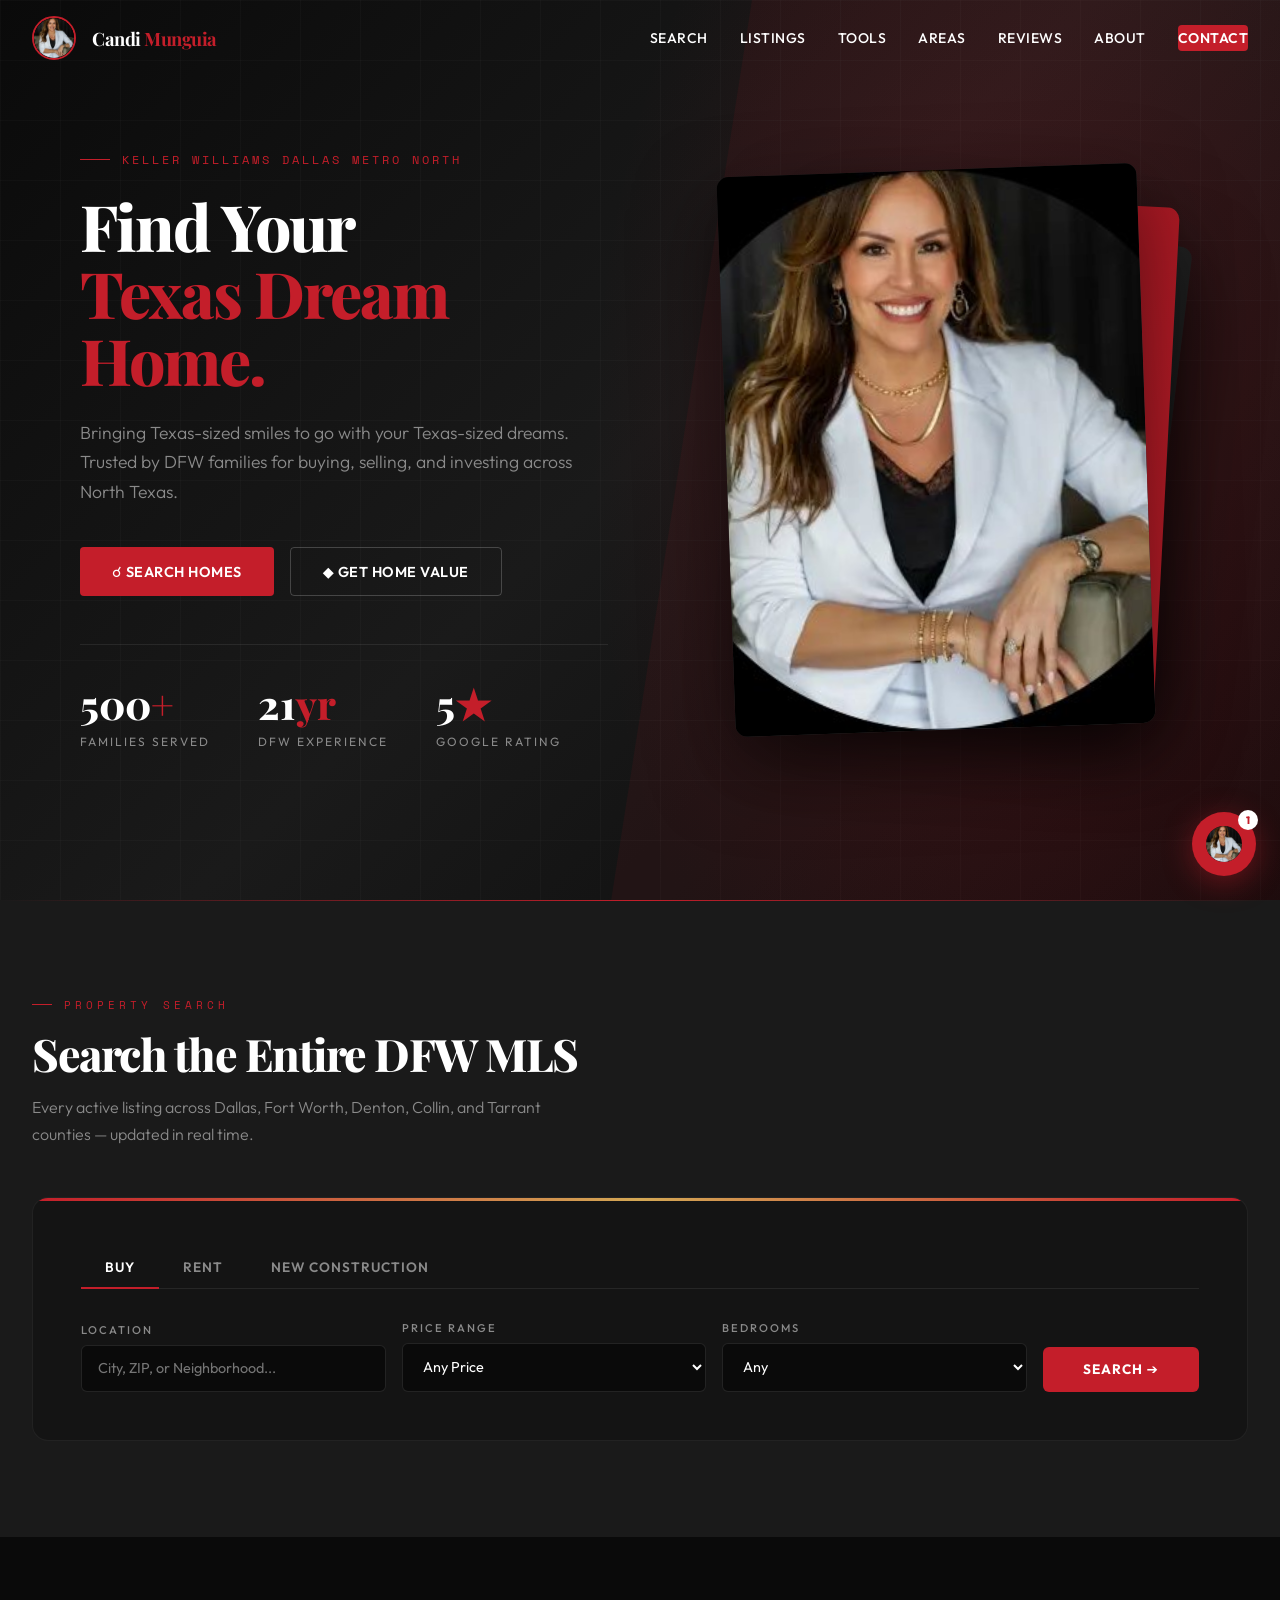
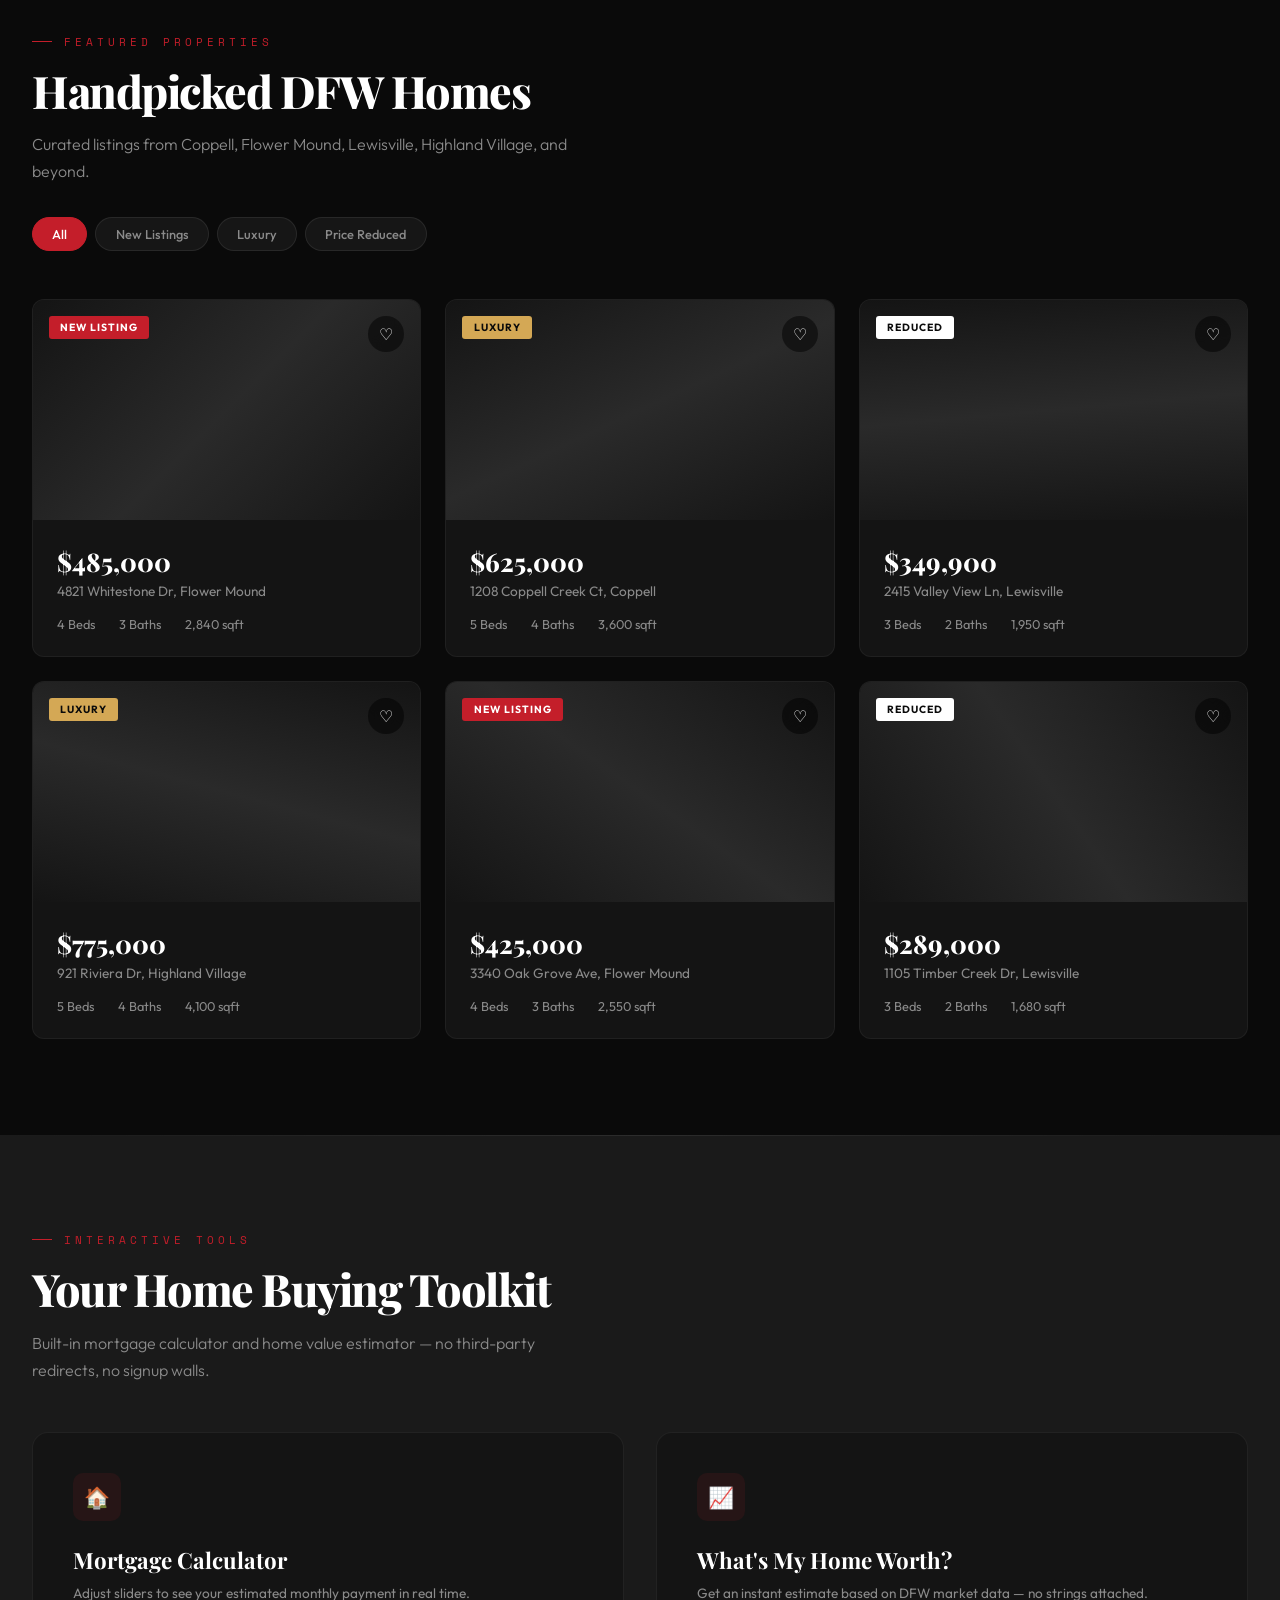
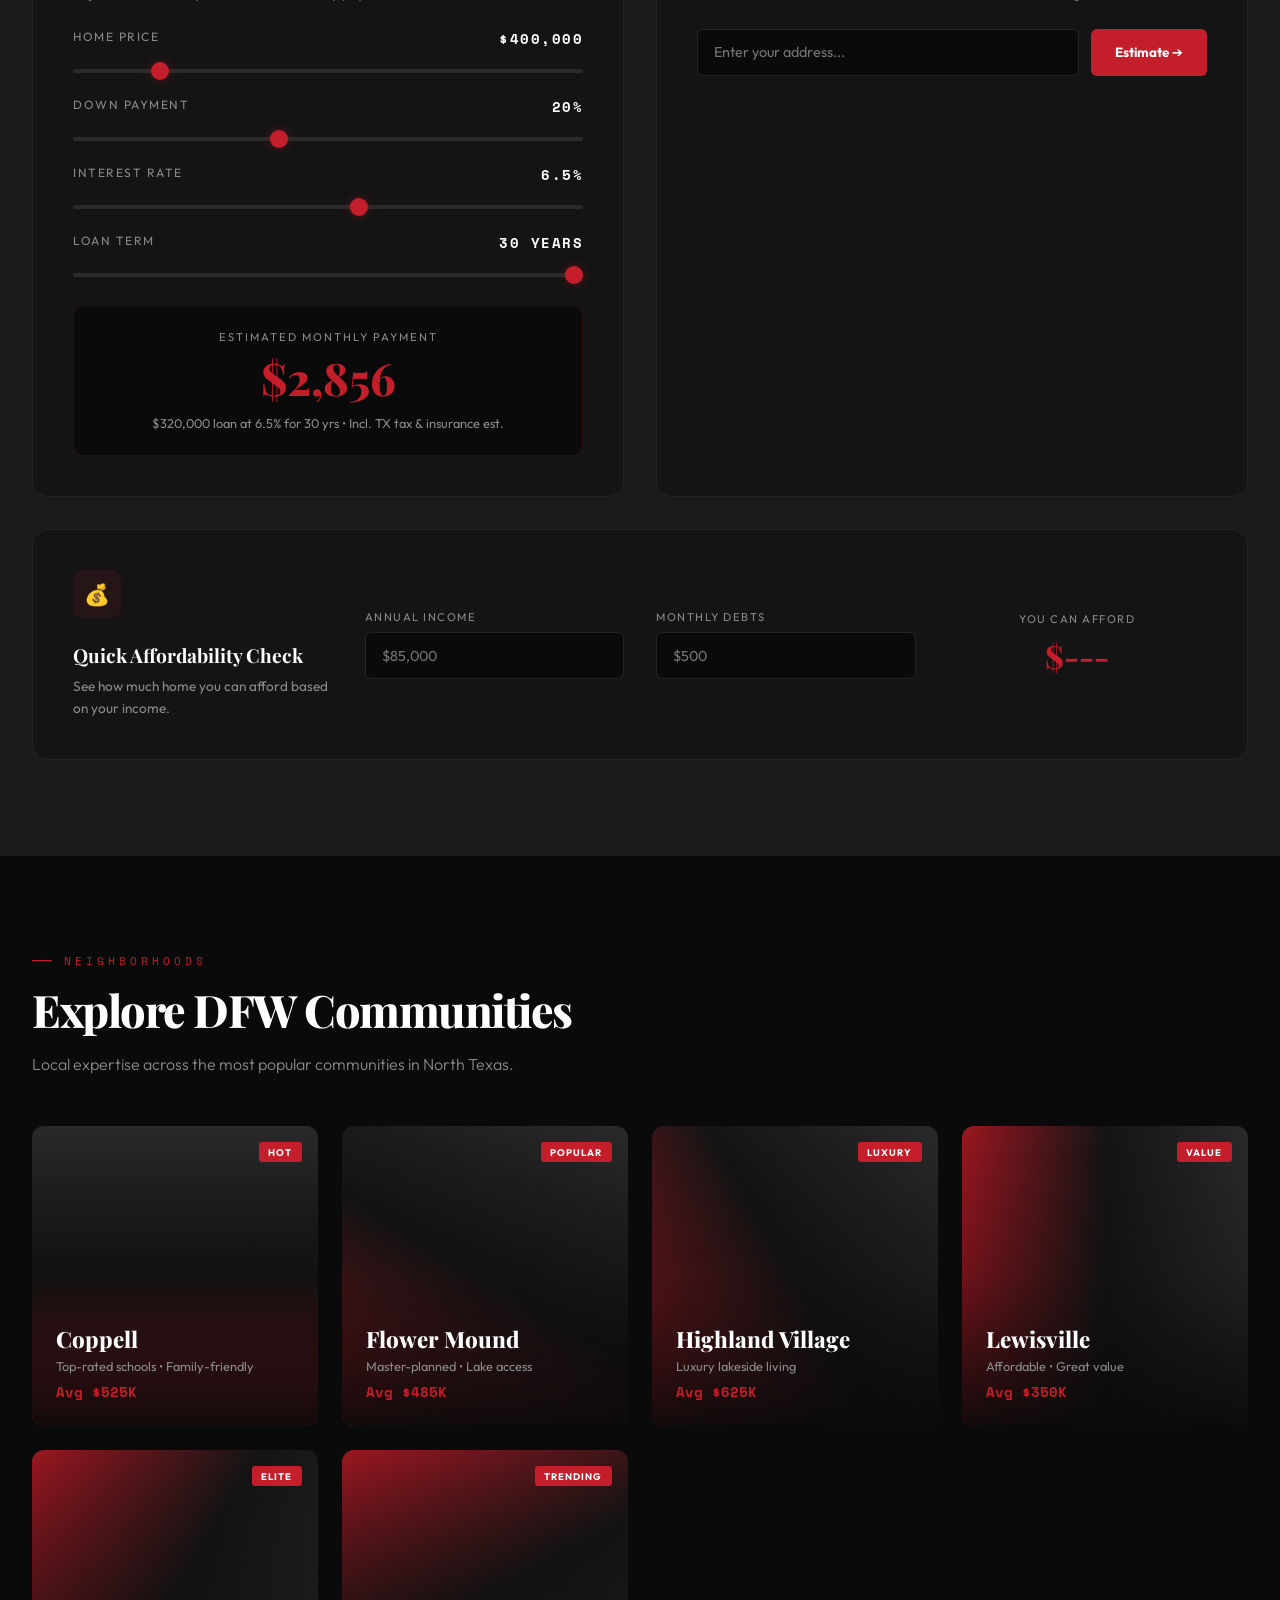
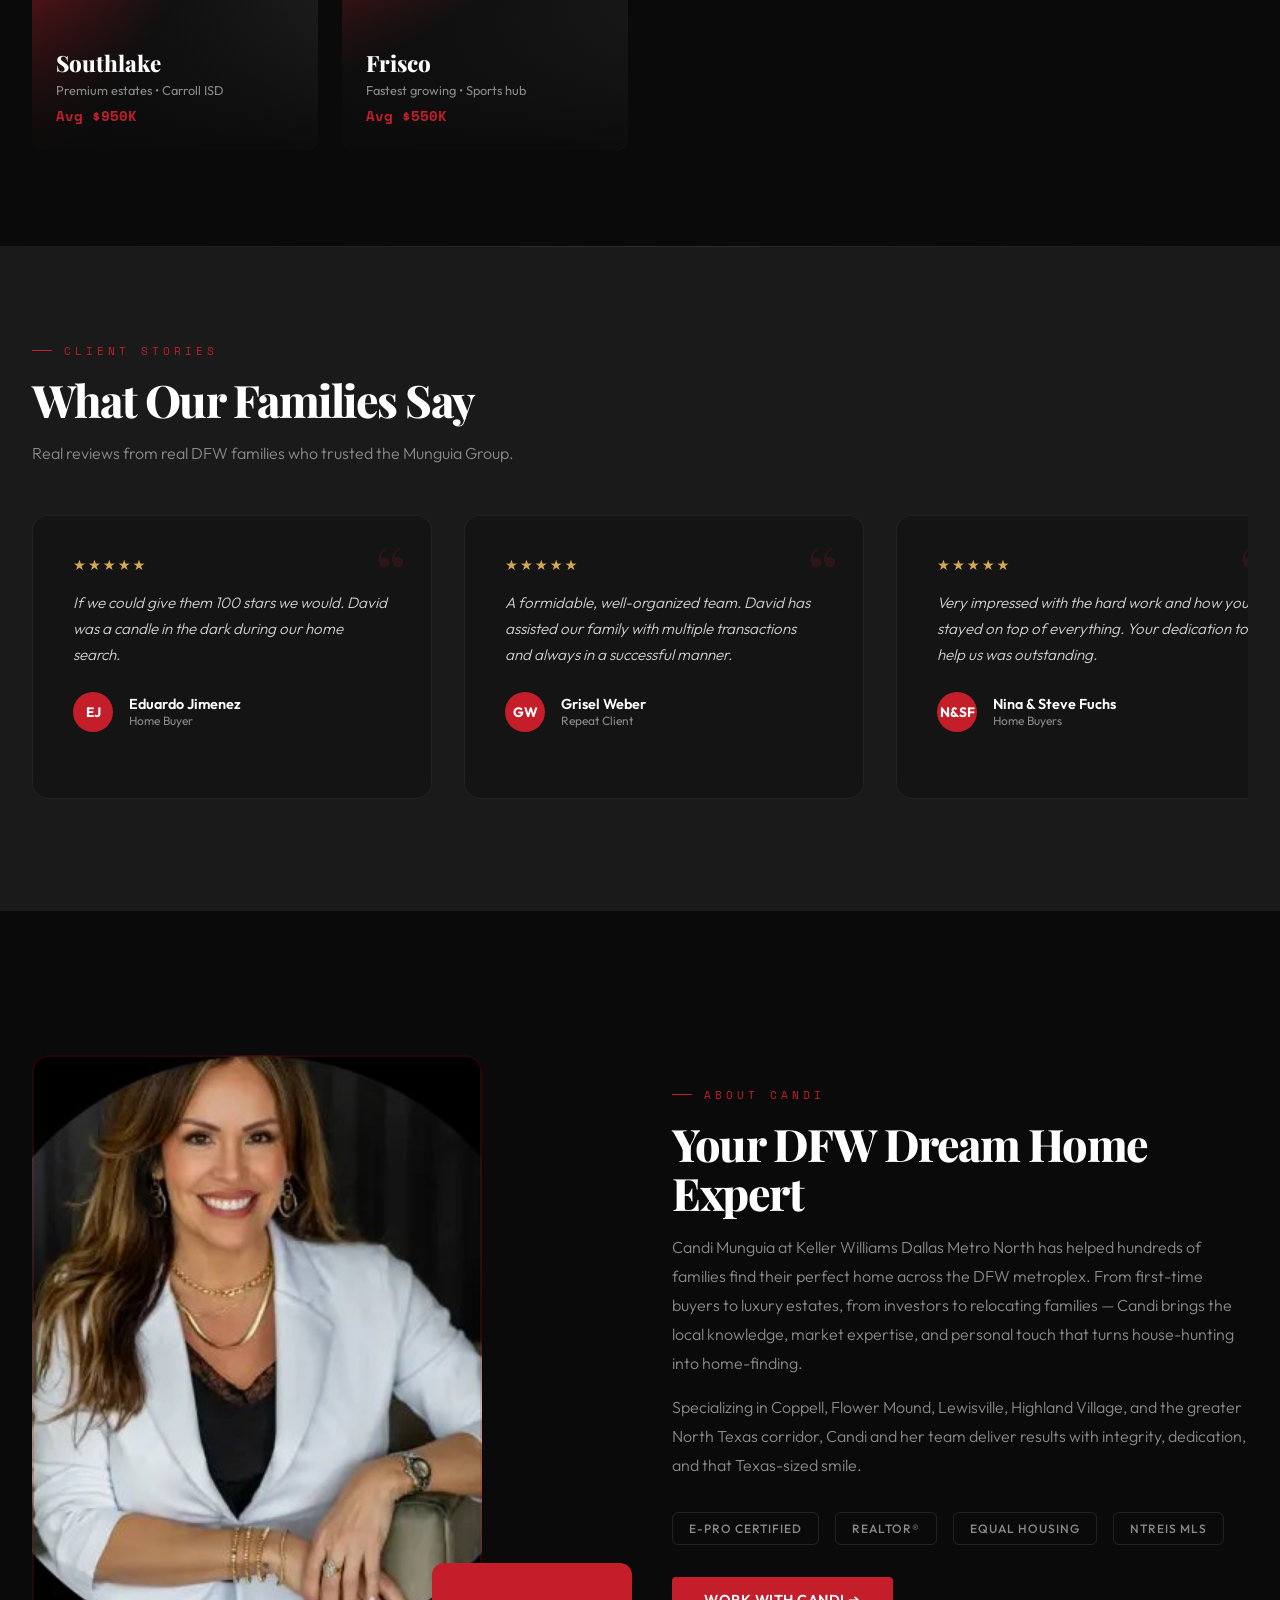
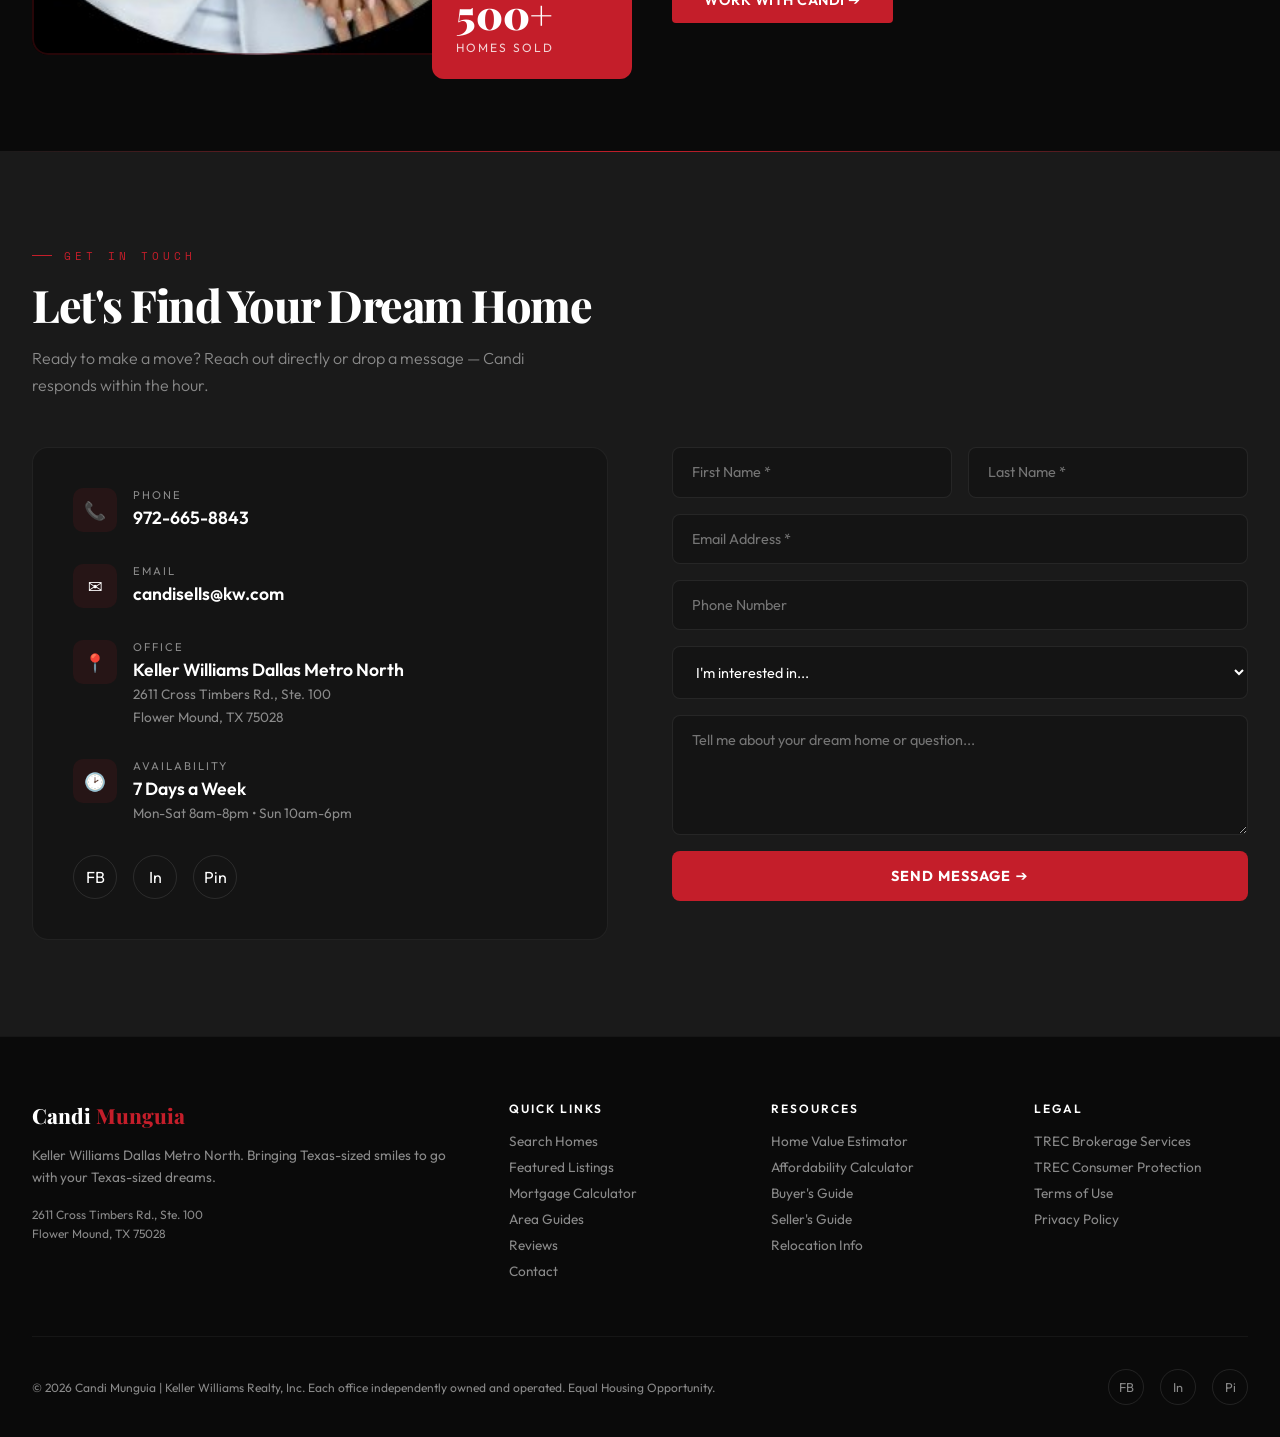
<file: index.html>
<!DOCTYPE html>
<html lang="en">
<head>
<meta charset="UTF-8">
<meta name="viewport" content="width=device-width, initial-scale=1.0">
<title>Candi Munguia | DFW Texas Dream Homes | Keller Williams</title>
<meta name="description" content="Candi Munguia - Keller Williams Dallas Metro North. Find your Texas dream home in DFW. Search listings, calculate mortgage payments, get your home's value.">
<link rel="preconnect" href="https://fonts.googleapis.com">
<link href="https://fonts.googleapis.com/css2?family=Playfair+Display:wght@400;600;700;800;900&family=Outfit:wght@300;400;500;600;700&family=Space+Mono:wght@400;700&display=swap" rel="stylesheet">
<style>
*,*::before,*::after{margin:0;padding:0;box-sizing:border-box}
:root{
  --red:#C41E2A;
  --red-dark:#9B1620;
  --red-glow:rgba(196,30,42,0.15);
  --black:#0A0A0A;
  --black-soft:#1A1A1A;
  --black-card:#141414;
  --white:#FFFFFF;
  --off-white:#F5F3F0;
  --gray:#8A8A8A;
  --gray-light:#2A2A2A;
  --gold:#D4A855;
  --font-display:'Playfair Display',Georgia,serif;
  --font-body:'Outfit',system-ui,sans-serif;
  --font-mono:'Space Mono',monospace;
}
html{scroll-behavior:smooth;font-size:16px}
body{font-family:var(--font-body);background:var(--black);color:var(--white);overflow-x:hidden;-webkit-font-smoothing:antialiased}
a{text-decoration:none;color:inherit}

/* ===== NAVIGATION ===== */
.nav{position:fixed;top:0;left:0;right:0;z-index:1000;padding:1rem 2rem;display:flex;align-items:center;justify-content:space-between;transition:all .4s ease;background:transparent}
.nav.scrolled{background:rgba(10,10,10,0.95);backdrop-filter:blur(20px);box-shadow:0 2px 40px rgba(0,0,0,0.5)}
.nav-brand{display:flex;align-items:center;gap:1rem}
.nav-brand .logo-mark{width:44px;height:44px;background:var(--red);border-radius:50%;display:flex;align-items:center;justify-content:center;overflow:hidden;border:2px solid var(--red)}
.nav-brand-text{font-family:var(--font-display);font-size:1.15rem;font-weight:700;letter-spacing:-.5px}
.nav-brand-text span{color:var(--red)}
.nav-links{display:flex;align-items:center;gap:2rem;font-size:.875rem;font-weight:500;letter-spacing:.5px;text-transform:uppercase}
.nav-links a{position:relative;padding:.25rem 0;transition:color .3s}
.nav-links a::after{content:'';position:absolute;bottom:0;left:0;width:0;height:2px;background:var(--red);transition:width .3s}
.nav-links a:hover{color:var(--red)}
.nav-links a:hover::after{width:100%}
.nav-cta{background:var(--red);color:var(--white)!important;padding:.65rem 1.5rem;border-radius:4px;font-weight:600;transition:all .3s}
.nav-cta:hover{background:var(--red-dark);transform:translateY(-1px)}
.nav-cta::after{display:none!important}
.mobile-toggle{display:none;flex-direction:column;gap:5px;cursor:pointer;z-index:1001}
.mobile-toggle span{width:24px;height:2px;background:var(--white);transition:all .3s}

/* ===== HERO ===== */
.hero{position:relative;height:100vh;min-height:700px;display:flex;align-items:center;overflow:hidden}
.hero-bg{position:absolute;inset:0;background:linear-gradient(135deg,var(--black) 0%,var(--black-soft) 50%,var(--black) 100%)}
.hero-bg::before{content:'';position:absolute;top:-50%;right:-20%;width:80%;height:200%;background:radial-gradient(ellipse,var(--red-glow) 0%,transparent 60%);animation:heroGlow 8s ease-in-out infinite alternate}
.hero-grid{position:absolute;inset:0;background-image:linear-gradient(rgba(255,255,255,.02) 1px,transparent 1px),linear-gradient(90deg,rgba(255,255,255,.02) 1px,transparent 1px);background-size:60px 60px}
.hero-diagonal{position:absolute;top:0;right:0;width:55%;height:100%;background:var(--red);clip-path:polygon(25% 0,100% 0,100% 100%,5% 100%);opacity:.08}
@keyframes heroGlow{0%{opacity:.3;transform:scale(1)}100%{opacity:.6;transform:scale(1.1)}}

.hero-content{position:relative;z-index:2;max-width:1400px;margin:0 auto;padding:0 3rem;width:100%;display:grid;grid-template-columns:1fr 1fr;align-items:center;gap:4rem}
.hero-text{animation:fadeInUp .8s ease-out}
.hero-label{font-family:var(--font-mono);font-size:.75rem;letter-spacing:3px;text-transform:uppercase;color:var(--red);margin-bottom:1.5rem;display:flex;align-items:center;gap:.75rem}
.hero-label::before{content:'';width:30px;height:1px;background:var(--red)}
.hero-h1{font-family:var(--font-display);font-size:clamp(2.5rem,5vw,4.5rem);font-weight:800;line-height:1.05;letter-spacing:-2px;margin-bottom:1.5rem}
.hero-h1 .accent{color:var(--red);display:block}
.hero-sub{font-size:1.1rem;color:var(--gray);line-height:1.7;max-width:500px;margin-bottom:2.5rem;font-weight:300}
.hero-actions{display:flex;gap:1rem;flex-wrap:wrap}
.btn{display:inline-flex;align-items:center;gap:.5rem;padding:.9rem 2rem;border-radius:4px;font-size:.9rem;font-weight:600;letter-spacing:.5px;text-transform:uppercase;transition:all .3s;border:none;cursor:pointer;font-family:var(--font-body)}
.btn-primary{background:var(--red);color:var(--white)}
.btn-primary:hover{background:var(--red-dark);transform:translateY(-2px);box-shadow:0 10px 40px rgba(196,30,42,0.3)}
.btn-outline{background:transparent;color:var(--white);border:1.5px solid rgba(255,255,255,.2)}
.btn-outline:hover{border-color:var(--red);color:var(--red);transform:translateY(-2px)}

.hero-stats{display:flex;gap:3rem;margin-top:3rem;padding-top:2rem;border-top:1px solid rgba(255,255,255,.08)}
.stat-item .stat-num{font-family:var(--font-display);font-size:2.5rem;font-weight:800;color:var(--white)}
.stat-item .stat-num span{color:var(--red)}
.stat-item .stat-label{font-size:.75rem;text-transform:uppercase;letter-spacing:2px;color:var(--gray);margin-top:.25rem}

.hero-visual{position:relative;display:flex;justify-content:center;align-items:center}
.hero-card-stack{position:relative;width:100%;max-width:420px;aspect-ratio:3/4}
.hero-card{position:absolute;border-radius:12px;overflow:hidden;box-shadow:0 30px 80px rgba(0,0,0,.5);transition:transform .6s cubic-bezier(.23,1,.32,1)}
.hero-card:nth-child(1){width:100%;height:100%;background:linear-gradient(145deg,var(--black-card),var(--gray-light));z-index:3;transform:rotate(-2deg)}
.hero-card:nth-child(2){width:90%;height:90%;top:5%;left:15%;background:linear-gradient(145deg,var(--red-dark),var(--red));z-index:2;transform:rotate(3deg)}
.hero-card:nth-child(3){width:80%;height:80%;top:10%;left:25%;background:linear-gradient(145deg,var(--gray-light),var(--black-card));z-index:1;transform:rotate(7deg)}
.hero-card-content{padding:2.5rem;height:100%;display:flex;flex-direction:column;justify-content:flex-end}
.hero-card-price{font-family:var(--font-display);font-size:2rem;font-weight:800}
.hero-card-addr{font-size:.85rem;color:rgba(255,255,255,.7);margin-top:.5rem}
.hero-card-specs{display:flex;gap:1.5rem;margin-top:1rem;font-size:.8rem;color:rgba(255,255,255,.5)}
.hero-card-badge{position:absolute;top:1.5rem;left:1.5rem;background:var(--red);padding:.35rem .8rem;border-radius:3px;font-size:.7rem;font-weight:700;text-transform:uppercase;letter-spacing:1px}

@keyframes fadeInUp{from{opacity:0;transform:translateY(30px)}to{opacity:1;transform:translateY(0)}}

/* ===== SECTION STYLES ===== */
section{padding:6rem 2rem}
.section-inner{max-width:1400px;margin:0 auto}
.section-label{font-family:var(--font-mono);font-size:.7rem;letter-spacing:4px;text-transform:uppercase;color:var(--red);margin-bottom:1rem;display:flex;align-items:center;gap:.75rem}
.section-label::before{content:'';width:20px;height:1px;background:var(--red)}
.section-title{font-family:var(--font-display);font-size:clamp(2rem,3.5vw,3.2rem);font-weight:800;letter-spacing:-1.5px;line-height:1.1;margin-bottom:1rem}
.section-desc{color:var(--gray);font-size:1rem;max-width:550px;line-height:1.7;font-weight:300}

/* ===== SEARCH SECTION ===== */
.search-section{background:var(--black-soft);position:relative;overflow:hidden}
.search-section::before{content:'';position:absolute;top:0;left:0;right:0;height:1px;background:linear-gradient(90deg,transparent,var(--red),transparent)}
.search-box{background:var(--black-card);border:1px solid rgba(255,255,255,.06);border-radius:16px;padding:3rem;margin-top:3rem;position:relative;overflow:hidden}
.search-box::before{content:'';position:absolute;top:0;left:0;right:0;height:3px;background:linear-gradient(90deg,var(--red),var(--gold),var(--red))}
.search-tabs{display:flex;gap:0;margin-bottom:2rem;border-bottom:1px solid rgba(255,255,255,.08)}
.search-tab{padding:.75rem 1.5rem;font-size:.85rem;font-weight:600;text-transform:uppercase;letter-spacing:1px;cursor:pointer;border:none;background:none;color:var(--gray);transition:all .3s;position:relative;font-family:var(--font-body)}
.search-tab.active{color:var(--white)}
.search-tab.active::after{content:'';position:absolute;bottom:-1px;left:0;right:0;height:2px;background:var(--red)}
.search-tab:hover{color:var(--white)}
.search-row{display:grid;grid-template-columns:1fr 1fr 1fr auto;gap:1rem;align-items:end}
.search-field label{display:block;font-size:.7rem;text-transform:uppercase;letter-spacing:2px;color:var(--gray);margin-bottom:.5rem;font-weight:500}
.search-field input,.search-field select{width:100%;padding:.85rem 1rem;background:var(--black);border:1px solid rgba(255,255,255,.1);border-radius:6px;color:var(--white);font-size:.9rem;font-family:var(--font-body);transition:border .3s;outline:none}
.search-field input:focus,.search-field select:focus{border-color:var(--red)}
.search-field select option{background:var(--black)}
.search-btn{padding:.85rem 2.5rem;background:var(--red);color:var(--white);border:none;border-radius:6px;font-size:.85rem;font-weight:700;text-transform:uppercase;letter-spacing:1px;cursor:pointer;font-family:var(--font-body);transition:all .3s;white-space:nowrap}
.search-btn:hover{background:var(--red-dark);transform:translateY(-2px);box-shadow:0 8px 30px rgba(196,30,42,.3)}

/* ===== LISTINGS ===== */
.listings-section{background:var(--black)}
.listings-grid{display:grid;grid-template-columns:repeat(auto-fill,minmax(320px,1fr));gap:1.5rem;margin-top:3rem}
.listing-card{background:var(--black-card);border:1px solid rgba(255,255,255,.05);border-radius:12px;overflow:hidden;transition:all .4s cubic-bezier(.23,1,.32,1);cursor:pointer}
.listing-card:hover{transform:translateY(-8px);border-color:rgba(196,30,42,.3);box-shadow:0 20px 60px rgba(0,0,0,.4)}
.listing-img{height:220px;position:relative;overflow:hidden}
.listing-img-bg{width:100%;height:100%;object-fit:cover;transition:transform .6s}
.listing-card:hover .listing-img-bg{transform:scale(1.05)}
.listing-badge{position:absolute;top:1rem;left:1rem;padding:.3rem .7rem;border-radius:3px;font-size:.65rem;font-weight:700;text-transform:uppercase;letter-spacing:1px}
.badge-new{background:var(--red);color:var(--white)}
.badge-luxury{background:var(--gold);color:var(--black)}
.badge-reduced{background:var(--white);color:var(--black)}
.listing-save{position:absolute;top:1rem;right:1rem;width:36px;height:36px;background:rgba(0,0,0,.5);backdrop-filter:blur(10px);border-radius:50%;display:flex;align-items:center;justify-content:center;border:none;cursor:pointer;transition:all .3s;color:var(--white);font-size:1rem}
.listing-save:hover{background:var(--red);transform:scale(1.1)}
.listing-info{padding:1.5rem}
.listing-price{font-family:var(--font-display);font-size:1.6rem;font-weight:800;margin-bottom:.25rem}
.listing-addr{font-size:.85rem;color:var(--gray);margin-bottom:1rem}
.listing-specs{display:flex;gap:1.5rem;font-size:.8rem;color:rgba(255,255,255,.5)}
.listing-specs span{display:flex;align-items:center;gap:.3rem}
.listing-filter-bar{display:flex;gap:.5rem;margin-top:2rem;flex-wrap:wrap}
.filter-btn{padding:.5rem 1.2rem;border-radius:100px;font-size:.8rem;font-weight:500;background:rgba(255,255,255,.05);color:var(--gray);border:1px solid rgba(255,255,255,.08);cursor:pointer;transition:all .3s;font-family:var(--font-body)}
.filter-btn.active,.filter-btn:hover{background:var(--red);color:var(--white);border-color:var(--red)}

/* ===== TOOLS SECTION ===== */
.tools-section{background:var(--black-soft);position:relative}
.tools-section::before{content:'';position:absolute;top:0;left:0;right:0;height:1px;background:linear-gradient(90deg,transparent,rgba(255,255,255,.08),transparent)}
.tools-grid{display:grid;grid-template-columns:1fr 1fr;gap:2rem;margin-top:3rem}
.tool-card{background:var(--black-card);border:1px solid rgba(255,255,255,.06);border-radius:16px;padding:2.5rem;position:relative;overflow:hidden;transition:all .4s}
.tool-card:hover{border-color:rgba(196,30,42,.2);transform:translateY(-4px)}
.tool-card::before{content:'';position:absolute;top:0;left:0;right:0;height:3px;background:var(--red);transform:scaleX(0);transform-origin:left;transition:transform .4s}
.tool-card:hover::before{transform:scaleX(1)}
.tool-icon{width:48px;height:48px;background:rgba(196,30,42,.1);border-radius:10px;display:flex;align-items:center;justify-content:center;margin-bottom:1.5rem;font-size:1.3rem}
.tool-title{font-family:var(--font-display);font-size:1.4rem;font-weight:700;margin-bottom:.5rem}
.tool-desc{font-size:.85rem;color:var(--gray);line-height:1.6;margin-bottom:1.5rem}

/* Mortgage Calculator */
.calc-group{margin-bottom:1.25rem}
.calc-group label{display:flex;justify-content:space-between;font-size:.75rem;text-transform:uppercase;letter-spacing:1.5px;color:var(--gray);margin-bottom:.5rem}
.calc-group label .calc-val{color:var(--white);font-weight:600;font-family:var(--font-mono);font-size:.85rem}
.calc-slider{-webkit-appearance:none;width:100%;height:4px;border-radius:2px;background:var(--gray-light);outline:none;transition:all .2s}
.calc-slider::-webkit-slider-thumb{-webkit-appearance:none;width:18px;height:18px;border-radius:50%;background:var(--red);cursor:pointer;box-shadow:0 0 10px rgba(196,30,42,.4)}
.calc-slider::-moz-range-thumb{width:18px;height:18px;border-radius:50%;background:var(--red);cursor:pointer;border:none}
.calc-result{background:var(--black);border:1px solid rgba(196,30,42,.2);border-radius:10px;padding:1.5rem;text-align:center;margin-top:1.5rem}
.calc-result-label{font-size:.7rem;text-transform:uppercase;letter-spacing:2px;color:var(--gray)}
.calc-result-num{font-family:var(--font-display);font-size:2.8rem;font-weight:800;color:var(--red);margin-top:.25rem}
.calc-result-detail{font-size:.8rem;color:var(--gray);margin-top:.5rem}

/* Home Value Estimator */
.est-input-group{display:flex;gap:.75rem;margin-bottom:1.5rem}
.est-input{flex:1;padding:.85rem 1rem;background:var(--black);border:1px solid rgba(255,255,255,.1);border-radius:6px;color:var(--white);font-size:.9rem;font-family:var(--font-body);outline:none;transition:border .3s}
.est-input:focus{border-color:var(--red)}
.est-btn{padding:.85rem 1.5rem;background:var(--red);color:var(--white);border:none;border-radius:6px;font-weight:700;cursor:pointer;font-family:var(--font-body);transition:all .3s;white-space:nowrap}
.est-btn:hover{background:var(--red-dark)}
.est-result{display:none;animation:fadeInUp .4s ease-out}
.est-result.show{display:block}
.est-range{display:flex;align-items:center;justify-content:center;gap:1.5rem;margin-bottom:1rem;padding:1.5rem;background:var(--black);border-radius:10px;border:1px solid rgba(255,255,255,.06)}
.est-range .est-val{font-family:var(--font-display);font-size:1.6rem;font-weight:800}
.est-range .est-mid{font-family:var(--font-display);font-size:2.2rem;font-weight:800;color:var(--red)}
.est-range .est-sep{color:var(--gray);font-size:1.5rem}
.est-confidence{height:6px;background:var(--gray-light);border-radius:3px;overflow:hidden;margin-top:1rem}
.est-confidence-fill{height:100%;background:linear-gradient(90deg,var(--red),var(--gold));border-radius:3px;width:82%;transition:width 1s ease-out}
.est-conf-label{font-size:.7rem;color:var(--gray);text-align:right;margin-top:.3rem}

/* ===== NEIGHBORHOODS ===== */
.neighborhoods-section{background:var(--black)}
.hood-grid{display:grid;grid-template-columns:repeat(auto-fill,minmax(280px,1fr));gap:1.5rem;margin-top:3rem}
.hood-card{position:relative;height:300px;border-radius:12px;overflow:hidden;cursor:pointer;transition:all .4s}
.hood-card:hover{transform:translateY(-6px)}
.hood-card-bg{width:100%;height:100%;object-fit:cover;transition:transform .6s}
.hood-card:hover .hood-card-bg{transform:scale(1.08)}
.hood-overlay{position:absolute;inset:0;background:linear-gradient(0deg,rgba(10,10,10,.95) 0%,rgba(10,10,10,.3) 50%,transparent 100%)}
.hood-content{position:absolute;bottom:0;left:0;right:0;padding:1.5rem}
.hood-name{font-family:var(--font-display);font-size:1.4rem;font-weight:800;margin-bottom:.25rem}
.hood-detail{font-size:.8rem;color:var(--gray)}
.hood-price{font-family:var(--font-mono);font-size:.85rem;color:var(--red);margin-top:.5rem;font-weight:700}
.hood-tag{position:absolute;top:1rem;right:1rem;padding:.25rem .6rem;border-radius:3px;font-size:.6rem;font-weight:700;text-transform:uppercase;letter-spacing:1px;background:var(--red);color:var(--white)}

/* ===== TESTIMONIALS ===== */
.testimonials-section{background:var(--black-soft);position:relative;overflow:hidden}
.testimonials-section::before{content:'';position:absolute;top:0;left:0;right:0;height:1px;background:linear-gradient(90deg,transparent,rgba(255,255,255,.08),transparent)}
.testimonials-track{display:flex;gap:2rem;margin-top:3rem;overflow-x:auto;scroll-snap-type:x mandatory;-webkit-overflow-scrolling:touch;padding-bottom:1rem;scrollbar-width:none}
.testimonials-track::-webkit-scrollbar{display:none}
.test-card{min-width:400px;max-width:400px;scroll-snap-align:start;background:var(--black-card);border:1px solid rgba(255,255,255,.06);border-radius:16px;padding:2.5rem;position:relative}
.test-card::before{content:'\201C';position:absolute;top:1rem;right:1.5rem;font-family:var(--font-display);font-size:5rem;color:rgba(196,30,42,.15);line-height:1}
.test-stars{color:var(--gold);font-size:.9rem;margin-bottom:1rem;letter-spacing:2px}
.test-quote{font-size:.95rem;line-height:1.7;color:rgba(255,255,255,.8);font-weight:300;font-style:italic;margin-bottom:1.5rem}
.test-author{display:flex;align-items:center;gap:1rem}
.test-avatar{width:40px;height:40px;border-radius:50%;background:var(--red);display:flex;align-items:center;justify-content:center;font-weight:700;font-size:.85rem}
.test-name{font-weight:600;font-size:.9rem}
.test-role{font-size:.75rem;color:var(--gray)}

/* ===== ABOUT / CTA ===== */
.about-section{background:var(--black);position:relative}
.about-grid{display:grid;grid-template-columns:1fr 1fr;gap:4rem;align-items:center;margin-top:3rem}
.about-img-wrap{position:relative}
.about-img-frame{width:100%;max-width:450px;aspect-ratio:3/4;background:linear-gradient(145deg,var(--black-card),var(--gray-light));border-radius:16px;overflow:hidden;position:relative}
.about-img-frame::before{content:'';position:absolute;inset:0;border:2px solid rgba(196,30,42,.2);border-radius:16px;z-index:1}
.about-accent-box{position:absolute;bottom:-1.5rem;right:-1.5rem;width:200px;padding:1.5rem;background:var(--red);border-radius:12px;z-index:2}
.about-accent-box .aab-num{font-family:var(--font-display);font-size:2.5rem;font-weight:900}
.about-accent-box .aab-label{font-size:.75rem;text-transform:uppercase;letter-spacing:2px;opacity:.8}
.about-text h3{font-family:var(--font-display);font-size:1.8rem;font-weight:700;margin:1.5rem 0 1rem}
.about-text p{color:var(--gray);line-height:1.8;margin-bottom:1rem;font-weight:300}
.about-badges{display:flex;gap:1rem;margin-top:2rem;flex-wrap:wrap}
.about-badge{padding:.5rem 1rem;border:1px solid rgba(255,255,255,.1);border-radius:6px;font-size:.75rem;font-weight:500;text-transform:uppercase;letter-spacing:1px;color:var(--gray)}

/* ===== CONTACT / LEAD CAPTURE ===== */
.contact-section{background:var(--black-soft);position:relative}
.contact-section::before{content:'';position:absolute;top:0;left:0;right:0;height:1px;background:linear-gradient(90deg,transparent,var(--red),transparent)}
.contact-grid{display:grid;grid-template-columns:1fr 1fr;gap:4rem;margin-top:3rem}
.contact-info-card{background:var(--black-card);border:1px solid rgba(255,255,255,.06);border-radius:16px;padding:2.5rem}
.contact-item{display:flex;align-items:flex-start;gap:1rem;margin-bottom:2rem}
.contact-item:last-child{margin-bottom:0}
.contact-icon{width:44px;height:44px;min-width:44px;background:rgba(196,30,42,.1);border-radius:10px;display:flex;align-items:center;justify-content:center;font-size:1.1rem}
.contact-item-label{font-size:.7rem;text-transform:uppercase;letter-spacing:2px;color:var(--gray);margin-bottom:.25rem}
.contact-item-val{font-size:1.1rem;font-weight:600}
.contact-item-val a{transition:color .3s}
.contact-item-val a:hover{color:var(--red)}
.contact-form{display:flex;flex-direction:column;gap:1rem}
.contact-form input,.contact-form textarea,.contact-form select{width:100%;padding:.95rem 1.2rem;background:var(--black-card);border:1px solid rgba(255,255,255,.08);border-radius:8px;color:var(--white);font-size:.9rem;font-family:var(--font-body);outline:none;transition:border .3s}
.contact-form input:focus,.contact-form textarea:focus,.contact-form select:focus{border-color:var(--red)}
.contact-form textarea{resize:vertical;min-height:120px}
.contact-form select option{background:var(--black-card)}
.contact-submit{padding:1rem 2rem;background:var(--red);color:var(--white);border:none;border-radius:8px;font-size:.9rem;font-weight:700;text-transform:uppercase;letter-spacing:1px;cursor:pointer;font-family:var(--font-body);transition:all .3s}
.contact-submit:hover{background:var(--red-dark);transform:translateY(-2px);box-shadow:0 10px 40px rgba(196,30,42,.3)}

/* ===== FOOTER ===== */
.footer{background:var(--black);border-top:1px solid rgba(255,255,255,.05);padding:4rem 2rem 2rem}
.footer-inner{max-width:1400px;margin:0 auto}
.footer-top{display:grid;grid-template-columns:2fr 1fr 1fr 1fr;gap:3rem;margin-bottom:3rem}
.footer-brand .footer-logo{font-family:var(--font-display);font-size:1.3rem;font-weight:800;margin-bottom:1rem}
.footer-brand .footer-logo span{color:var(--red)}
.footer-brand p{font-size:.85rem;color:var(--gray);line-height:1.6}
.footer-col h4{font-size:.75rem;text-transform:uppercase;letter-spacing:2px;color:var(--white);margin-bottom:1rem;font-weight:600}
.footer-col a{display:block;font-size:.85rem;color:var(--gray);margin-bottom:.5rem;transition:color .3s}
.footer-col a:hover{color:var(--red)}
.footer-bottom{display:flex;justify-content:space-between;align-items:center;padding-top:2rem;border-top:1px solid rgba(255,255,255,.05);font-size:.75rem;color:var(--gray)}
.footer-legal{display:flex;gap:2rem}
.footer-legal a{transition:color .3s}
.footer-legal a:hover{color:var(--red)}
.footer-social{display:flex;gap:1rem}
.footer-social a{width:36px;height:36px;border:1px solid rgba(255,255,255,.1);border-radius:50%;display:flex;align-items:center;justify-content:center;transition:all .3s;font-size:.8rem}
.footer-social a:hover{border-color:var(--red);background:var(--red);color:var(--white)}

/* ===== SCROLL ANIMATIONS ===== */
.reveal{opacity:0;transform:translateY(30px);transition:all .6s ease-out}
.reveal.visible{opacity:1;transform:translateY(0)}

/* ===== RESPONSIVE ===== */
@media(max-width:1024px){
  .hero-content{grid-template-columns:1fr;text-align:center}
  .hero-sub{margin-left:auto;margin-right:auto}
  .hero-actions{justify-content:center}
  .hero-stats{justify-content:center}
  .hero-visual{display:none}
  .tools-grid{grid-template-columns:1fr}
  .about-grid{grid-template-columns:1fr}
  .contact-grid{grid-template-columns:1fr}
  .footer-top{grid-template-columns:1fr 1fr}
}
@media(max-width:768px){
  .nav-links{display:none}
  .mobile-toggle{display:flex}
  section{padding:4rem 1.25rem}
  .search-row{grid-template-columns:1fr}
  .hero-stats{flex-direction:column;gap:1.5rem;align-items:center}
  .listings-grid{grid-template-columns:1fr}
  .hood-grid{grid-template-columns:1fr}
  .test-card{min-width:300px;max-width:300px}
  .footer-top{grid-template-columns:1fr}
  .est-input-group{flex-direction:column}
}

/* ===== AI CHAT WIDGET ===== */
.chat-fab{position:fixed;bottom:1.5rem;right:1.5rem;z-index:9999;width:64px;height:64px;border-radius:50%;background:var(--red);border:none;cursor:pointer;box-shadow:0 6px 30px rgba(196,30,42,.45);display:flex;align-items:center;justify-content:center;transition:all .3s;animation:chatPulse 3s ease-in-out infinite}
.chat-fab:hover{transform:scale(1.08);box-shadow:0 8px 40px rgba(196,30,42,.6)}
.chat-fab img{width:36px;height:36px;border-radius:50%;object-fit:cover}
.chat-fab .fab-close{display:none;font-size:1.6rem;color:var(--white);line-height:1}
.chat-fab.open img{display:none}
.chat-fab.open .fab-close{display:block}
.chat-fab.open{animation:none}
@keyframes chatPulse{0%,100%{box-shadow:0 6px 30px rgba(196,30,42,.45)}50%{box-shadow:0 6px 30px rgba(196,30,42,.45),0 0 0 12px rgba(196,30,42,.1)}}
.chat-badge{position:absolute;top:-2px;right:-2px;width:20px;height:20px;background:var(--white);color:var(--red);border-radius:50%;font-size:.65rem;font-weight:800;display:flex;align-items:center;justify-content:center;font-family:var(--font-body)}
.chat-fab.open .chat-badge{display:none}

.chat-window{position:fixed;bottom:6.5rem;right:1.5rem;z-index:9998;width:400px;max-width:calc(100vw - 2rem);height:560px;max-height:calc(100vh - 8rem);background:var(--black-card);border:1px solid rgba(255,255,255,.1);border-radius:20px;display:none;flex-direction:column;overflow:hidden;box-shadow:0 25px 80px rgba(0,0,0,.6)}
.chat-window.open{display:flex;animation:chatSlideUp .35s cubic-bezier(.23,1,.32,1)}
@keyframes chatSlideUp{from{opacity:0;transform:translateY(20px)}to{opacity:1;transform:translateY(0)}}

.chat-header{padding:1.25rem 1.5rem;background:var(--red);display:flex;align-items:center;gap:1rem}
.chat-header-img{width:40px;height:40px;border-radius:50%;border:2px solid rgba(255,255,255,.3);overflow:hidden}
.chat-header-img img{width:100%;height:100%;object-fit:cover}
.chat-header-info{flex:1}
.chat-header-name{font-weight:700;font-size:.95rem}
.chat-header-status{font-size:.7rem;opacity:.8;display:flex;align-items:center;gap:.4rem}
.chat-header-status::before{content:'';width:6px;height:6px;border-radius:50%;background:#4ade80}

.chat-body{flex:1;overflow-y:auto;padding:1.25rem;display:flex;flex-direction:column;gap:.75rem;scrollbar-width:thin;scrollbar-color:var(--gray-light) transparent}
.chat-body::-webkit-scrollbar{width:4px}
.chat-body::-webkit-scrollbar-thumb{background:var(--gray-light);border-radius:2px}

.chat-msg{max-width:85%;padding:.85rem 1.1rem;border-radius:16px;font-size:.88rem;line-height:1.55;animation:msgIn .3s ease-out}
@keyframes msgIn{from{opacity:0;transform:translateY(8px)}to{opacity:1;transform:translateY(0)}}
.chat-msg.bot{background:var(--gray-light);align-self:flex-start;border-bottom-left-radius:4px}
.chat-msg.user{background:var(--red);align-self:flex-end;border-bottom-right-radius:4px}
.chat-msg.typing{display:flex;gap:4px;align-items:center;padding:.85rem 1.2rem}
.chat-msg.typing span{width:7px;height:7px;border-radius:50%;background:var(--gray);animation:typeDot 1.4s ease-in-out infinite}
.chat-msg.typing span:nth-child(2){animation-delay:.2s}
.chat-msg.typing span:nth-child(3){animation-delay:.4s}
@keyframes typeDot{0%,60%,100%{opacity:.3;transform:translateY(0)}30%{opacity:1;transform:translateY(-4px)}}

.chat-quick-btns{display:flex;flex-wrap:wrap;gap:.5rem;padding:0 1.25rem .75rem}
.chat-quick{padding:.45rem .9rem;border-radius:100px;border:1px solid rgba(255,255,255,.12);background:transparent;color:var(--white);font-size:.78rem;cursor:pointer;font-family:var(--font-body);transition:all .2s;white-space:nowrap}
.chat-quick:hover{border-color:var(--red);background:rgba(196,30,42,.1);color:var(--red)}

.chat-contact-bar{display:flex;gap:.5rem;padding:.75rem 1.25rem;border-top:1px solid rgba(255,255,255,.06);background:rgba(0,0,0,.2)}
.chat-contact-btn{flex:1;display:flex;align-items:center;justify-content:center;gap:.5rem;padding:.65rem;border-radius:10px;font-size:.8rem;font-weight:600;cursor:pointer;transition:all .2s;border:none;font-family:var(--font-body);text-decoration:none}
.chat-contact-btn.call-btn{background:rgba(74,222,128,.15);color:#4ade80}
.chat-contact-btn.call-btn:hover{background:rgba(74,222,128,.25)}
.chat-contact-btn.text-btn{background:rgba(96,165,250,.15);color:#60a5fa}
.chat-contact-btn.text-btn:hover{background:rgba(96,165,250,.25)}

.chat-input-area{display:flex;gap:.5rem;padding:.75rem 1rem;border-top:1px solid rgba(255,255,255,.06);background:rgba(0,0,0,.15)}
.chat-input{flex:1;padding:.7rem 1rem;background:var(--black);border:1px solid rgba(255,255,255,.1);border-radius:12px;color:var(--white);font-size:.88rem;font-family:var(--font-body);outline:none;transition:border .3s}
.chat-input:focus{border-color:var(--red)}
.chat-input::placeholder{color:var(--gray)}
.chat-send{width:40px;height:40px;border-radius:50%;background:var(--red);border:none;cursor:pointer;display:flex;align-items:center;justify-content:center;transition:all .2s;color:var(--white);font-size:1.1rem}
.chat-send:hover{background:var(--red-dark);transform:scale(1.05)}
</style>
</head>
<body>

<!-- NAVIGATION -->
<nav class="nav" id="navbar">
  <div class="nav-brand">
    <div class="logo-mark"><img src="[data-uri]" alt="Candi" style="width:100%;height:100%;object-fit:cover"></div>
    <div class="nav-brand-text">Candi <span>Munguia</span></div>
  </div>
  <div class="nav-links">
    <a href="#search">Search</a>
    <a href="#listings">Listings</a>
    <a href="#tools">Tools</a>
    <a href="#neighborhoods">Areas</a>
    <a href="#testimonials">Reviews</a>
    <a href="#about">About</a>
    <a href="#contact" class="nav-cta">Contact</a>
  </div>
  <div class="mobile-toggle" onclick="document.querySelector('.nav-links').classList.toggle('show')">
    <span></span><span></span><span></span>
  </div>
</nav>

<!-- HERO -->
<section class="hero">
  <div class="hero-bg">
    <div class="hero-grid"></div>
    <div class="hero-diagonal"></div>
  </div>
  <div class="hero-content">
    <div class="hero-text">
      <div class="hero-label">Keller Williams Dallas Metro North</div>
      <h1 class="hero-h1">
        Find Your
        <span class="accent">Texas Dream Home.</span>
      </h1>
      <p class="hero-sub">Bringing Texas-sized smiles to go with your Texas-sized dreams. Trusted by DFW families for buying, selling, and investing across North Texas.</p>
      <div class="hero-actions">
        <a href="#search" class="btn btn-primary">&#9740; Search Homes</a>
        <a href="#tools" class="btn btn-outline">&#9670; Get Home Value</a>
      </div>
      <div class="hero-stats">
        <div class="stat-item">
          <div class="stat-num">500<span>+</span></div>
          <div class="stat-label">Families Served</div>
        </div>
        <div class="stat-item">
          <div class="stat-num">21<span>yr</span></div>
          <div class="stat-label">DFW Experience</div>
        </div>
        <div class="stat-item">
          <div class="stat-num">5<span>&#9733;</span></div>
          <div class="stat-label">Google Rating</div>
        </div>
      </div>
    </div>
    <div class="hero-visual">
      <div class="hero-card-stack">
        <div class="hero-card">
          <img src="[data-uri]" alt="Candi Munguia" style="width:100%;height:100%;object-fit:cover;object-position:top">
        </div>
        <div class="hero-card">
          <div class="hero-card-badge">Just Listed</div>
          <div class="hero-card-content">
            <div class="hero-card-price">$485,000</div>
            <div class="hero-card-addr">4821 Whitestone Dr, Flower Mound</div>
            <div class="hero-card-specs">
              <span>4 Bed</span><span>3 Bath</span><span>2,840 sqft</span>
            </div>
          </div>
        </div>
        <div class="hero-card"></div>
      </div>
    </div>
  </div>
</section>

<!-- SEARCH -->
<section class="search-section" id="search">
  <div class="section-inner">
    <div class="section-label">Property Search</div>
    <div class="section-title">Search the Entire DFW MLS</div>
    <div class="section-desc">Every active listing across Dallas, Fort Worth, Denton, Collin, and Tarrant counties — updated in real time.</div>
    <div class="search-box">
      <div class="search-tabs">
        <button class="search-tab active" onclick="switchTab(this)">Buy</button>
        <button class="search-tab" onclick="switchTab(this)">Rent</button>
        <button class="search-tab" onclick="switchTab(this)">New Construction</button>
      </div>
      <div class="search-row">
        <div class="search-field">
          <label>Location</label>
          <input type="text" placeholder="City, ZIP, or Neighborhood..." id="searchLocation">
        </div>
        <div class="search-field">
          <label>Price Range</label>
          <select id="searchPrice">
            <option>Any Price</option>
            <option>$200K - $350K</option>
            <option>$350K - $500K</option>
            <option>$500K - $750K</option>
            <option>$750K - $1M</option>
            <option>$1M+</option>
          </select>
        </div>
        <div class="search-field">
          <label>Bedrooms</label>
          <select id="searchBeds">
            <option>Any</option>
            <option>2+</option>
            <option>3+</option>
            <option>4+</option>
            <option>5+</option>
          </select>
        </div>
        <button class="search-btn" onclick="handleSearch()">Search &#10132;</button>
      </div>
    </div>
  </div>
</section>

<!-- FEATURED LISTINGS -->
<section class="listings-section" id="listings">
  <div class="section-inner">
    <div class="section-label">Featured Properties</div>
    <div class="section-title">Handpicked DFW Homes</div>
    <div class="section-desc">Curated listings from Coppell, Flower Mound, Lewisville, Highland Village, and beyond.</div>
    <div class="listing-filter-bar">
      <button class="filter-btn active" onclick="filterListings(this,'all')">All</button>
      <button class="filter-btn" onclick="filterListings(this,'new')">New Listings</button>
      <button class="filter-btn" onclick="filterListings(this,'luxury')">Luxury</button>
      <button class="filter-btn" onclick="filterListings(this,'reduced')">Price Reduced</button>
    </div>
    <div class="listings-grid" id="listingsGrid"></div>
  </div>
</section>

<!-- INTERACTIVE TOOLS -->
<section class="tools-section" id="tools">
  <div class="section-inner">
    <div class="section-label">Interactive Tools</div>
    <div class="section-title">Your Home Buying Toolkit</div>
    <div class="section-desc">Built-in mortgage calculator and home value estimator — no third-party redirects, no signup walls.</div>
    <div class="tools-grid">
      <!-- Mortgage Calculator -->
      <div class="tool-card">
        <div class="tool-icon">&#127968;</div>
        <div class="tool-title">Mortgage Calculator</div>
        <div class="tool-desc">Adjust sliders to see your estimated monthly payment in real time.</div>
        <div class="calc-group">
          <label>Home Price <span class="calc-val" id="priceVal">$400,000</span></label>
          <input type="range" class="calc-slider" id="priceSlider" min="100000" max="2000000" step="5000" value="400000" oninput="calcMortgage()">
        </div>
        <div class="calc-group">
          <label>Down Payment <span class="calc-val" id="downVal">20%</span></label>
          <input type="range" class="calc-slider" id="downSlider" min="0" max="50" step="1" value="20" oninput="calcMortgage()">
        </div>
        <div class="calc-group">
          <label>Interest Rate <span class="calc-val" id="rateVal">6.5%</span></label>
          <input type="range" class="calc-slider" id="rateSlider" min="2" max="10" step="0.125" value="6.5" oninput="calcMortgage()">
        </div>
        <div class="calc-group">
          <label>Loan Term <span class="calc-val" id="termVal">30 years</span></label>
          <input type="range" class="calc-slider" id="termSlider" min="10" max="30" step="5" value="30" oninput="calcMortgage()">
        </div>
        <div class="calc-result">
          <div class="calc-result-label">Estimated Monthly Payment</div>
          <div class="calc-result-num" id="monthlyPayment">$2,023</div>
          <div class="calc-result-detail" id="calcDetail">$320,000 loan at 6.5% for 30 years</div>
        </div>
      </div>

      <!-- Home Value Estimator -->
      <div class="tool-card">
        <div class="tool-icon">&#128200;</div>
        <div class="tool-title">What's My Home Worth?</div>
        <div class="tool-desc">Get an instant estimate based on DFW market data — no strings attached.</div>
        <div class="est-input-group">
          <input type="text" class="est-input" id="estAddress" placeholder="Enter your address...">
          <button class="est-btn" onclick="estimateValue()">Estimate &#10132;</button>
        </div>
        <div class="est-result" id="estResult">
          <div class="est-range">
            <div class="est-val" id="estLow">$380K</div>
            <div class="est-sep">—</div>
            <div class="est-mid" id="estMid">$415K</div>
            <div class="est-sep">—</div>
            <div class="est-val" id="estHigh">$450K</div>
          </div>
          <p style="font-size:.8rem;color:var(--gray);text-align:center;margin-top:.75rem">Estimated market value range based on comparable sales</p>
          <div class="est-confidence">
            <div class="est-confidence-fill"></div>
          </div>
          <div class="est-conf-label">82% Confidence</div>
          <div style="margin-top:1.5rem;padding:1.25rem;background:var(--black);border-radius:8px;border-left:3px solid var(--red)">
            <p style="font-size:.85rem;line-height:1.6;color:rgba(255,255,255,.7)">Want a precise valuation? Candi will prepare a <strong style="color:var(--white)">free Comparative Market Analysis (CMA)</strong> with recent sold data specific to your street.</p>
            <a href="#contact" class="btn btn-primary" style="margin-top:1rem;display:inline-flex;font-size:.8rem;padding:.6rem 1.2rem">Request Free CMA &#10132;</a>
          </div>
        </div>
      </div>
    </div>

    <!-- Affordability Quick Check -->
    <div class="tool-card" style="margin-top:2rem">
      <div style="display:grid;grid-template-columns:1fr 1fr 1fr 1fr;gap:2rem;align-items:center">
        <div>
          <div class="tool-icon">&#128176;</div>
          <div class="tool-title" style="font-size:1.2rem">Quick Affordability Check</div>
          <div class="tool-desc" style="margin-bottom:0">See how much home you can afford based on your income.</div>
        </div>
        <div>
          <label style="display:block;font-size:.7rem;text-transform:uppercase;letter-spacing:1.5px;color:var(--gray);margin-bottom:.5rem">Annual Income</label>
          <input type="text" class="est-input" id="affIncome" placeholder="$85,000" oninput="calcAfford()" style="width:100%">
        </div>
        <div>
          <label style="display:block;font-size:.7rem;text-transform:uppercase;letter-spacing:1.5px;color:var(--gray);margin-bottom:.5rem">Monthly Debts</label>
          <input type="text" class="est-input" id="affDebt" placeholder="$500" oninput="calcAfford()" style="width:100%">
        </div>
        <div style="text-align:center">
          <div style="font-size:.7rem;text-transform:uppercase;letter-spacing:1.5px;color:var(--gray);margin-bottom:.5rem">You Can Afford</div>
          <div style="font-family:var(--font-display);font-size:2rem;font-weight:800;color:var(--red)" id="affResult">$---</div>
        </div>
      </div>
    </div>
  </div>
</section>

<!-- NEIGHBORHOODS -->
<section class="neighborhoods-section" id="neighborhoods">
  <div class="section-inner">
    <div class="section-label">Neighborhoods</div>
    <div class="section-title">Explore DFW Communities</div>
    <div class="section-desc">Local expertise across the most popular communities in North Texas.</div>
    <div class="hood-grid" id="hoodGrid"></div>
  </div>
</section>

<!-- TESTIMONIALS -->
<section class="testimonials-section" id="testimonials">
  <div class="section-inner">
    <div class="section-label">Client Stories</div>
    <div class="section-title">What Our Families Say</div>
    <div class="section-desc">Real reviews from real DFW families who trusted the Munguia Group.</div>
    <div class="testimonials-track" id="testTrack"></div>
  </div>
</section>

<!-- ABOUT -->
<section class="about-section" id="about">
  <div class="section-inner">
    <div class="about-grid">
      <div class="about-img-wrap">
        <div class="about-img-frame" style="display:flex;align-items:center;justify-content:center;overflow:hidden">
          <img src="[data-uri]" alt="Candi Munguia, REALTOR" style="width:100%;height:100%;object-fit:cover">
        </div>
        <div class="about-accent-box">
          <div class="aab-num">500+</div>
          <div class="aab-label">Homes Sold</div>
        </div>
      </div>
      <div class="about-text">
        <div class="section-label">About Candi</div>
        <div class="section-title">Your DFW Dream Home Expert</div>
        <p>Candi Munguia at Keller Williams Dallas Metro North has helped hundreds of families find their perfect home across the DFW metroplex. From first-time buyers to luxury estates, from investors to relocating families — Candi brings the local knowledge, market expertise, and personal touch that turns house-hunting into home-finding.</p>
        <p>Specializing in Coppell, Flower Mound, Lewisville, Highland Village, and the greater North Texas corridor, Candi and her team deliver results with integrity, dedication, and that Texas-sized smile.</p>
        <div class="about-badges">
          <div class="about-badge">e-PRO Certified</div>
          <div class="about-badge">REALTOR&reg;</div>
          <div class="about-badge">Equal Housing</div>
          <div class="about-badge">NTREIS MLS</div>
        </div>
        <a href="#contact" class="btn btn-primary" style="margin-top:2rem">Work With Candi &#10132;</a>
      </div>
    </div>
  </div>
</section>

<!-- CONTACT -->
<section class="contact-section" id="contact">
  <div class="section-inner">
    <div class="section-label">Get In Touch</div>
    <div class="section-title">Let's Find Your Dream Home</div>
    <div class="section-desc">Ready to make a move? Reach out directly or drop a message — Candi responds within the hour.</div>
    <div class="contact-grid">
      <div class="contact-info-card">
        <div class="contact-item">
          <div class="contact-icon">&#128222;</div>
          <div>
            <div class="contact-item-label">Phone</div>
            <div class="contact-item-val"><a href="tel:9726658843">972-665-8843</a></div>
          </div>
        </div>
        <div class="contact-item">
          <div class="contact-icon">&#9993;</div>
          <div>
            <div class="contact-item-label">Email</div>
            <div class="contact-item-val"><a href="mailto:candisells@kw.com">candisells@kw.com</a></div>
          </div>
        </div>
        <div class="contact-item">
          <div class="contact-icon">&#128205;</div>
          <div>
            <div class="contact-item-label">Office</div>
            <div class="contact-item-val">Keller Williams Dallas Metro North<br><span style="font-size:.85rem;color:var(--gray);font-weight:400">2611 Cross Timbers Rd., Ste. 100<br>Flower Mound, TX 75028</span></div>
          </div>
        </div>
        <div class="contact-item">
          <div class="contact-icon">&#128337;</div>
          <div>
            <div class="contact-item-label">Availability</div>
            <div class="contact-item-val">7 Days a Week<br><span style="font-size:.85rem;color:var(--gray);font-weight:400">Mon-Sat 8am-8pm &bull; Sun 10am-6pm</span></div>
          </div>
        </div>
        <div style="margin-top:2rem;display:flex;gap:1rem">
          <a href="https://www.facebook.com/northtexasdreamhomes" target="_blank" class="footer-social" style="width:44px;height:44px;border:1px solid rgba(255,255,255,.1);border-radius:50%;display:flex;align-items:center;justify-content:center;transition:all .3s">FB</a>
          <a href="https://www.linkedin.com/in/coppelltxhomes" target="_blank" style="width:44px;height:44px;border:1px solid rgba(255,255,255,.1);border-radius:50%;display:flex;align-items:center;justify-content:center;transition:all .3s">In</a>
          <a href="http://www.pinterest.com/coppellhomes" target="_blank" style="width:44px;height:44px;border:1px solid rgba(255,255,255,.1);border-radius:50%;display:flex;align-items:center;justify-content:center;transition:all .3s">Pin</a>
        </div>
      </div>
      <div>
        <div class="contact-form">
          <div style="display:grid;grid-template-columns:1fr 1fr;gap:1rem">
            <input type="text" placeholder="First Name *" required>
            <input type="text" placeholder="Last Name *" required>
          </div>
          <input type="email" placeholder="Email Address *" required>
          <input type="tel" placeholder="Phone Number">
          <select>
            <option value="">I'm interested in...</option>
            <option>Buying a Home</option>
            <option>Selling My Home</option>
            <option>Both Buying & Selling</option>
            <option>Investment Properties</option>
            <option>Renting / Leasing</option>
            <option>New Construction</option>
            <option>Free Home Valuation</option>
            <option>Other</option>
          </select>
          <textarea placeholder="Tell me about your dream home or question..."></textarea>
          <button class="contact-submit" onclick="handleContact(this)">Send Message &#10132;</button>
        </div>
      </div>
    </div>
  </div>
</section>

<!-- FOOTER -->
<footer class="footer">
  <div class="footer-inner">
    <div class="footer-top">
      <div class="footer-brand">
        <div class="footer-logo">Candi <span>Munguia</span></div>
        <p>Keller Williams Dallas Metro North. Bringing Texas-sized smiles to go with your Texas-sized dreams.</p>
        <p style="margin-top:1rem;font-size:.75rem">2611 Cross Timbers Rd., Ste. 100<br>Flower Mound, TX 75028</p>
      </div>
      <div class="footer-col">
        <h4>Quick Links</h4>
        <a href="#search">Search Homes</a>
        <a href="#listings">Featured Listings</a>
        <a href="#tools">Mortgage Calculator</a>
        <a href="#neighborhoods">Area Guides</a>
        <a href="#testimonials">Reviews</a>
        <a href="#contact">Contact</a>
      </div>
      <div class="footer-col">
        <h4>Resources</h4>
        <a href="#tools">Home Value Estimator</a>
        <a href="#tools">Affordability Calculator</a>
        <a href="#">Buyer's Guide</a>
        <a href="#">Seller's Guide</a>
        <a href="#">Relocation Info</a>
      </div>
      <div class="footer-col">
        <h4>Legal</h4>
        <a href="https://iabsforms.myslm.pro/?mc_id=92&a_name=Candi+Munguia&a_email=CandiMunguia%40kw.com&a_phone=214-636-7882&a_license=544781" target="_blank">TREC Brokerage Services</a>
        <a href="https://myslm.pro/tx_cpn" target="_blank">TREC Consumer Protection</a>
        <a href="http://www.kw.com/kw/Agent-Site-Terms.html" target="_blank">Terms of Use</a>
        <a href="http://www.kw.com/kw/Agent-Site-Privacy.html" target="_blank">Privacy Policy</a>
      </div>
    </div>
    <div class="footer-bottom">
      <div>&copy; 2026 Candi Munguia | Keller Williams Realty, Inc. Each office independently owned and operated. Equal Housing Opportunity.</div>
      <div class="footer-social">
        <a href="https://www.facebook.com/northtexasdreamhomes" target="_blank">FB</a>
        <a href="https://www.linkedin.com/in/coppelltxhomes" target="_blank">In</a>
        <a href="http://www.pinterest.com/coppellhomes" target="_blank">Pi</a>
      </div>
    </div>
  </div>
</footer>

<script>
// ===== NAV SCROLL =====
window.addEventListener('scroll',()=>{
  document.getElementById('navbar').classList.toggle('scrolled',window.scrollY>50);
});

// ===== SEARCH TAB SWITCH =====
function switchTab(el){
  document.querySelectorAll('.search-tab').forEach(t=>t.classList.remove('active'));
  el.classList.add('active');
}

function handleSearch(){
  const loc=document.getElementById('searchLocation').value||'DFW';
  alert('Searching for homes in '+loc+'...\n\nIn production, this connects to the NTREIS MLS IDX feed to show real-time listings.');
}

// ===== LISTINGS DATA =====
const listings=[
  {price:'$485,000',addr:'4821 Whitestone Dr, Flower Mound',beds:4,baths:3,sqft:'2,840',badge:'new',cat:'new'},
  {price:'$625,000',addr:'1208 Coppell Creek Ct, Coppell',beds:5,baths:4,sqft:'3,600',badge:'luxury',cat:'luxury'},
  {price:'$349,900',addr:'2415 Valley View Ln, Lewisville',beds:3,baths:2,sqft:'1,950',badge:'reduced',cat:'reduced'},
  {price:'$775,000',addr:'921 Riviera Dr, Highland Village',beds:5,baths:4,sqft:'4,100',badge:'luxury',cat:'luxury'},
  {price:'$425,000',addr:'3340 Oak Grove Ave, Flower Mound',beds:4,baths:3,sqft:'2,550',badge:'new',cat:'new'},
  {price:'$289,000',addr:'1105 Timber Creek Dr, Lewisville',beds:3,baths:2,sqft:'1,680',badge:'reduced',cat:'reduced'},
];
const colors={new:['badge-new','New Listing'],luxury:['badge-luxury','Luxury'],reduced:['badge-reduced','Reduced']};

function renderListings(filter='all'){
  const grid=document.getElementById('listingsGrid');
  const data=filter==='all'?listings:listings.filter(l=>l.cat===filter);
  grid.innerHTML=data.map((l,i)=>`
    <div class="listing-card" style="animation:fadeInUp ${.3+i*.1}s ease-out">
      <div class="listing-img">
        <div class="listing-img-bg" style="width:100%;height:100%;background:linear-gradient(${135+i*20}deg,var(--black-card),var(--gray-light),var(--black-card))"></div>
        <div class="listing-badge ${colors[l.cat][0]}">${colors[l.cat][1]}</div>
        <button class="listing-save" onclick="event.stopPropagation();this.innerHTML=this.innerHTML==='&#9825;'?'&#9829;':'&#9825;';this.style.background=this.innerHTML==='&#9829;'?'var(--red)':''">&#9825;</button>
      </div>
      <div class="listing-info">
        <div class="listing-price">${l.price}</div>
        <div class="listing-addr">${l.addr}</div>
        <div class="listing-specs">
          <span>${l.beds} Beds</span>
          <span>${l.baths} Baths</span>
          <span>${l.sqft} sqft</span>
        </div>
      </div>
    </div>
  `).join('');
}
renderListings();

function filterListings(el,cat){
  document.querySelectorAll('.filter-btn').forEach(b=>b.classList.remove('active'));
  el.classList.add('active');
  renderListings(cat);
}

// ===== MORTGAGE CALCULATOR =====
function calcMortgage(){
  const price=+document.getElementById('priceSlider').value;
  const downPct=+document.getElementById('downSlider').value;
  const rate=+document.getElementById('rateSlider').value;
  const term=+document.getElementById('termSlider').value;
  
  document.getElementById('priceVal').textContent='$'+price.toLocaleString();
  document.getElementById('downVal').textContent=downPct+'%';
  document.getElementById('rateVal').textContent=rate+'%';
  document.getElementById('termVal').textContent=term+' years';
  
  const down=price*(downPct/100);
  const loan=price-down;
  const monthlyRate=rate/100/12;
  const payments=term*12;
  
  let monthly;
  if(monthlyRate===0){monthly=loan/payments}
  else{monthly=loan*(monthlyRate*Math.pow(1+monthlyRate,payments))/(Math.pow(1+monthlyRate,payments)-1)}
  
  // Add estimated taxes & insurance for Texas
  const monthlyTax=(price*0.022)/12; // ~2.2% TX property tax
  const monthlyIns=(price*0.003)/12;  // ~0.3% homeowners insurance
  const total=monthly+monthlyTax+monthlyIns;
  
  document.getElementById('monthlyPayment').textContent='$'+Math.round(total).toLocaleString();
  document.getElementById('calcDetail').textContent='$'+loan.toLocaleString()+' loan at '+rate+'% for '+term+' yrs • Incl. TX tax & insurance est.';
}
calcMortgage();

// ===== HOME VALUE ESTIMATOR =====
function estimateValue(){
  const addr=document.getElementById('estAddress').value;
  if(!addr){document.getElementById('estAddress').style.borderColor='var(--red)';return}
  
  // Simulated estimate based on DFW averages
  const base=380000+Math.floor(Math.random()*120000);
  const low=base-Math.floor(base*0.08);
  const high=base+Math.floor(base*0.08);
  
  document.getElementById('estLow').textContent='$'+(Math.round(low/1000))+'K';
  document.getElementById('estMid').textContent='$'+(Math.round(base/1000))+'K';
  document.getElementById('estHigh').textContent='$'+(Math.round(high/1000))+'K';
  
  const result=document.getElementById('estResult');
  result.classList.add('show');
  result.scrollIntoView({behavior:'smooth',block:'center'});
}

// ===== AFFORDABILITY CALCULATOR =====
function calcAfford(){
  const incomeRaw=document.getElementById('affIncome').value.replace(/[^0-9]/g,'');
  const debtRaw=document.getElementById('affDebt').value.replace(/[^0-9]/g,'');
  const income=+incomeRaw||0;
  const debt=+debtRaw||0;
  
  if(income===0){document.getElementById('affResult').textContent='$---';return}
  
  const monthlyIncome=income/12;
  const maxPayment=(monthlyIncome*0.28)-debt;
  // Back into home price from payment at 6.5%, 30yr, 20% down
  const rate=0.065/12;
  const n=360;
  const loanAmount=maxPayment>0?maxPayment*(Math.pow(1+rate,n)-1)/(rate*Math.pow(1+rate,n)):0;
  const homePrice=loanAmount/0.8; // 20% down
  
  document.getElementById('affResult').textContent=homePrice>0?'$'+Math.round(homePrice/1000).toLocaleString()+'K':'$---';
}

// ===== NEIGHBORHOODS =====
const hoods=[
  {name:'Coppell',detail:'Top-rated schools • Family-friendly',price:'Avg $525K',tag:'Hot'},
  {name:'Flower Mound',detail:'Master-planned • Lake access',price:'Avg $485K',tag:'Popular'},
  {name:'Highland Village',detail:'Luxury lakeside living',price:'Avg $625K',tag:'Luxury'},
  {name:'Lewisville',detail:'Affordable • Great value',price:'Avg $350K',tag:'Value'},
  {name:'Southlake',detail:'Premium estates • Carroll ISD',price:'Avg $950K',tag:'Elite'},
  {name:'Frisco',detail:'Fastest growing • Sports hub',price:'Avg $550K',tag:'Trending'},
];

document.getElementById('hoodGrid').innerHTML=hoods.map((h,i)=>`
  <div class="hood-card reveal" style="transition-delay:${i*.1}s">
    <div class="hood-card-bg" style="width:100%;height:100%;background:linear-gradient(${180+i*30}deg,var(--gray-light),var(--black-card),var(--red-dark))"></div>
    <div class="hood-overlay"></div>
    <div class="hood-content">
      <div class="hood-name">${h.name}</div>
      <div class="hood-detail">${h.detail}</div>
      <div class="hood-price">${h.price}</div>
    </div>
    <div class="hood-tag">${h.tag}</div>
  </div>
`).join('');

// ===== TESTIMONIALS =====
const testimonials=[
  {quote:"If we could give them 100 stars we would. David was a candle in the dark during our home search.",author:"Eduardo Jimenez",role:"Home Buyer"},
  {quote:"A formidable, well-organized team. David has assisted our family with multiple transactions and always in a successful manner.",author:"Grisel Weber",role:"Repeat Client"},
  {quote:"Very impressed with the hard work and how you stayed on top of everything. Your dedication to help us was outstanding.",author:"Nina & Steve Fuchs",role:"Home Buyers"},
  {quote:"Candi is a very professional and knowledgeable Realtor. Being an out-of-state first-time buyer, she answered all my questions patiently.",author:"Arul Vedhamani",role:"First-Time Buyer"},
  {quote:"We bought two homes, sold a home, and leased two investment properties with her team over five years. Their knowledge of the market is unmatched.",author:"Mark & Dr. Megan Gillem",role:"Investor Clients"},
  {quote:"Candi is very personable — I think she could sell igloos in Arizona!",author:"Alvin Ziegelbauer",role:"Home Seller"},
  {quote:"Thank you for the professional expertise and amazing patience in helping me find not only my dream home but the deal of the century.",author:"Christina Quintanar",role:"Home Buyer"},
  {quote:"Her determination and positive attitude helped us find the home we were looking for. Recommending her to family and friends!",author:"Noemi Jaramillo",role:"Home Buyer"},
];

document.getElementById('testTrack').innerHTML=testimonials.map((t,i)=>`
  <div class="test-card">
    <div class="test-stars">&#9733;&#9733;&#9733;&#9733;&#9733;</div>
    <div class="test-quote">${t.quote}</div>
    <div class="test-author">
      <div class="test-avatar">${t.author.split(' ').map(w=>w[0]).join('')}</div>
      <div>
        <div class="test-name">${t.author}</div>
        <div class="test-role">${t.role}</div>
      </div>
    </div>
  </div>
`).join('');

// ===== CONTACT FORM =====
function handleContact(btn){
  btn.textContent='Message Sent! ✓';
  btn.style.background='#2d8a4e';
  setTimeout(()=>{btn.textContent='Send Message →';btn.style.background=''},3000);
}

// ===== SCROLL REVEAL =====
const observer=new IntersectionObserver((entries)=>{
  entries.forEach(e=>{if(e.isIntersecting){e.target.classList.add('visible');observer.unobserve(e.target)}});
},{threshold:0.1});
document.querySelectorAll('.reveal').forEach(el=>observer.observe(el));

// ===== SMOOTH SCROLL =====
document.querySelectorAll('a[href^="#"]').forEach(a=>{
  a.addEventListener('click',e=>{
    e.preventDefault();
    const t=document.querySelector(a.getAttribute('href'));
    if(t)t.scrollIntoView({behavior:'smooth'});
  });
});
</script>

<!-- AI CHAT WIDGET -->
<button class="chat-fab" id="chatFab" onclick="toggleChat()">
  <img src="[data-uri]" alt="Chat with Candi">
  <span class="fab-close">&times;</span>
  <div class="chat-badge">1</div>
</button>

<div class="chat-window" id="chatWindow">
  <div class="chat-header">
    <div class="chat-header-img">
      <img src="[data-uri]" alt="Candi">
    </div>
    <div class="chat-header-info">
      <div class="chat-header-name">Candi's AI Assistant</div>
      <div class="chat-header-status">Online &bull; Typically replies instantly</div>
    </div>
  </div>

  <div class="chat-body" id="chatBody">
    <div class="chat-msg bot">Hi there! &#128075; I'm Candi's AI assistant. I can help you with home searches, market info, mortgage questions, or connecting you directly with Candi. What can I help with?</div>
  </div>

  <div class="chat-quick-btns" id="chatQuickBtns">
    <button class="chat-quick" onclick="sendQuick('I want to buy a home in DFW')">&#127968; Buying a home</button>
    <button class="chat-quick" onclick="sendQuick('What is my home worth?')">&#128200; My home value</button>
    <button class="chat-quick" onclick="sendQuick('Tell me about the DFW market right now')">&#128202; Market update</button>
    <button class="chat-quick" onclick="sendQuick('I want to talk to Candi directly')">&#128222; Talk to Candi</button>
  </div>

  <div class="chat-contact-bar">
    <a href="tel:9726658843" class="chat-contact-btn call-btn">&#128222; Call Candi</a>
    <a href="sms:9726658843" class="chat-contact-btn text-btn">&#128172; Text Candi</a>
  </div>

  <div class="chat-input-area">
    <input type="text" class="chat-input" id="chatInput" placeholder="Type your question..." onkeydown="if(event.key==='Enter')sendMessage()">
    <button class="chat-send" onclick="sendMessage()">&#10148;</button>
  </div>
</div>

<script>
// ===== AI CHAT ENGINE =====
const CANDI_SYSTEM = `You are Candi Munguia's friendly AI assistant on her real estate website. You help potential buyers and sellers in the Dallas-Fort Worth area.

Key info about Candi:
- REALTOR® at Keller Williams Dallas Metro North
- Office: 2611 Cross Timbers Rd., Ste. 100, Flower Mound, TX 75028
- Phone: 972-665-8843
- Email: candisells@kw.com
- Specializes in: Coppell, Flower Mound, Lewisville, Highland Village, Southlake, Frisco, and all of DFW
- e-PRO certified, 500+ families served, licensed since 2005 (21+ years experience)
- Tagline: "Bringing Texas-Sized Smiles To Go With Your Texas-Sized Dreams!"

Your job:
- Be warm, helpful, and conversational (2-3 sentences max per response)
- Answer questions about buying, selling, neighborhoods, market conditions, mortgage basics
- When someone wants to speak with Candi directly, enthusiastically encourage them to call (972-665-8843) or text her
- Never make up specific listing data or prices — suggest they search on the site or contact Candi
- Always guide toward connecting with Candi for specific transactions
- You are NOT Candi — you are her AI assistant`;

let chatHistory = [];
let chatOpen = false;

function toggleChat() {
  chatOpen = !chatOpen;
  document.getElementById('chatWindow').classList.toggle('open', chatOpen);
  document.getElementById('chatFab').classList.toggle('open', chatOpen);
  if (chatOpen) document.getElementById('chatInput').focus();
}

function addMsg(text, role) {
  const body = document.getElementById('chatBody');
  const div = document.createElement('div');
  div.className = 'chat-msg ' + (role === 'user' ? 'user' : 'bot');
  div.innerHTML = text;
  body.appendChild(div);
  body.scrollTop = body.scrollHeight;
  return div;
}

function showTyping() {
  const body = document.getElementById('chatBody');
  const div = document.createElement('div');
  div.className = 'chat-msg bot typing';
  div.id = 'typingIndicator';
  div.innerHTML = '<span></span><span></span><span></span>';
  body.appendChild(div);
  body.scrollTop = body.scrollHeight;
}

function removeTyping() {
  const el = document.getElementById('typingIndicator');
  if (el) el.remove();
}

function sendQuick(text) {
  document.getElementById('chatQuickBtns').style.display = 'none';
  sendMessage(text);
}

async function sendMessage(prefill) {
  const input = document.getElementById('chatInput');
  const text = prefill || input.value.trim();
  if (!text) return;
  input.value = '';
  addMsg(text, 'user');
  chatHistory.push({ role: 'user', content: text });
  showTyping();

  // Check for "talk to Candi" intent locally for instant response
  const lower = text.toLowerCase();
  if (lower.includes('talk to candi') || lower.includes('speak to candi') || lower.includes('call candi') || lower.includes('reach candi') || lower.includes('contact candi')) {
    removeTyping();
    addMsg("Absolutely! Candi would love to hear from you. You can reach her right now using the buttons below — call or text her at <strong>972-665-8843</strong>, or email <a href='mailto:candisells@kw.com' style='color:var(--red)'>candisells@kw.com</a>. She's great at getting back to people fast! &#128522;", 'bot');
    chatHistory.push({ role: 'assistant', content: 'Encouraged the user to contact Candi directly.' });
    return;
  }

  try {
    const resp = await fetch('https://api.anthropic.com/v1/messages', {
      method: 'POST',
      headers: { 'Content-Type': 'application/json' },
      body: JSON.stringify({
        model: 'claude-sonnet-4-20250514',
        max_tokens: 300,
        system: CANDI_SYSTEM,
        messages: chatHistory.slice(-10)
      })
    });
    const data = await resp.json();
    removeTyping();
    const reply = data.content?.map(c => c.text || '').join('') || "I'm having a little trouble right now. You can always reach Candi directly at 972-665-8843!";
    addMsg(reply, 'bot');
    chatHistory.push({ role: 'assistant', content: reply });
  } catch (err) {
    removeTyping();
    addMsg("I'm having trouble connecting right now, but Candi is just a call or text away at <strong>972-665-8843</strong>! &#128222;", 'bot');
  }
}
</script>
</body>
</html>
</file>
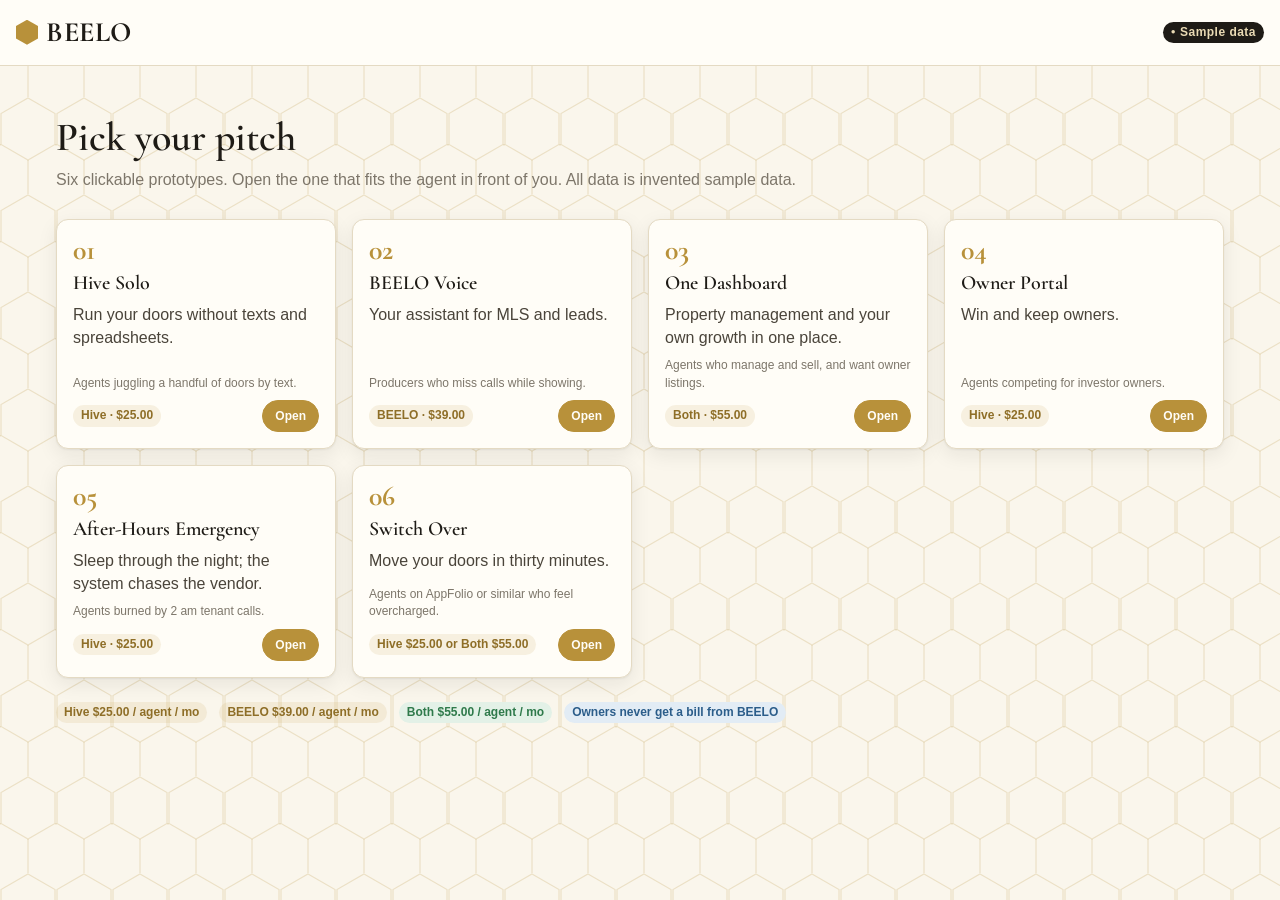
<file: beelo/index.html>
<!DOCTYPE html>
<html lang="en">
<head>
<meta charset="UTF-8">
<meta name="viewport" content="width=device-width, initial-scale=1.0">
<title>BEELO Pitch Picker</title>
<link rel="stylesheet" href="shared/ui.css">
<style>
  .hero{padding:var(--sp-6) 0 var(--sp-4)}
  .hero h1{margin-bottom:var(--sp-2)}
  .pitch{display:flex;flex-direction:column;gap:var(--sp-2);text-decoration:none;color:var(--ink)}
  .pitch .num{font-family:var(--font-head);font-size:var(--fs-xl);color:var(--gold);font-weight:700;line-height:1}
  .pitch h2{font-size:var(--fs-lg);margin:0}
  .pitch p{flex:1;margin:0;color:var(--ink-2)}
  .pitch .for{font-size:var(--fs-xs);color:var(--ink-3)}
  .pitch:hover{border-color:var(--gold)}
  .prices{display:flex;gap:var(--sp-3);flex-wrap:wrap;margin-top:var(--sp-5)}
</style>
</head>
<body class="honey-bg">
<header class="topbar">
  <a class="brand" href="index.html"><span class="hex"></span>BEELO</a>
  <span class="badge sample">Sample data</span>
</header>
<main class="wrap">
  <section class="hero">
    <h1>Pick your pitch</h1>
    <p class="muted">Six clickable prototypes. Open the one that fits the agent in front of you. All data is invented sample data.</p>
  </section>
  <section class="grid" id="cards"></section>
  <section class="prices">
    <span class="badge">Hive $25.00 / agent / mo</span>
    <span class="badge">BEELO $39.00 / agent / mo</span>
    <span class="badge ok">Both $55.00 / agent / mo</span>
    <span class="badge info">Owners never get a bill from BEELO</span>
  </section>
</main>
<script>
  const P = [
    ['v1-hive-solo', 'Hive Solo', 'Run your doors without texts and spreadsheets.', 'Hive · $25.00', 'Agents juggling a handful of doors by text.'],
    ['v2-beelo-voice', 'BEELO Voice', 'Your assistant for MLS and leads.', 'BEELO · $39.00', 'Producers who miss calls while showing.'],
    ['v3-bundle', 'One Dashboard', 'Property management and your own growth in one place.', 'Both · $55.00', 'Agents who manage and sell, and want owner listings.'],
    ['v4-owner-portal', 'Owner Portal', 'Win and keep owners.', 'Hive · $25.00', 'Agents competing for investor owners.'],
    ['v5-after-hours', 'After-Hours Emergency', 'Sleep through the night; the system chases the vendor.', 'Hive · $25.00', 'Agents burned by 2 am tenant calls.'],
    ['v6-switch', 'Switch Over', 'Move your doors in thirty minutes.', 'Hive $25.00 or Both $55.00', 'Agents on AppFolio or similar who feel overcharged.'],
  ];
  document.getElementById('cards').innerHTML = P.map(([dir, name, line, tier, who], i) => `
    <a class="card pitch" href="${dir}/index.html">
      <span class="num">0${i + 1}</span>
      <h2>${name}</h2>
      <p>${line}</p>
      <span class="for">${who}</span>
      <div class="row between"><span class="badge">${tier}</span><span class="btn sm">Open</span></div>
    </a>`).join('');
</script>
</body>
</html>
</file>
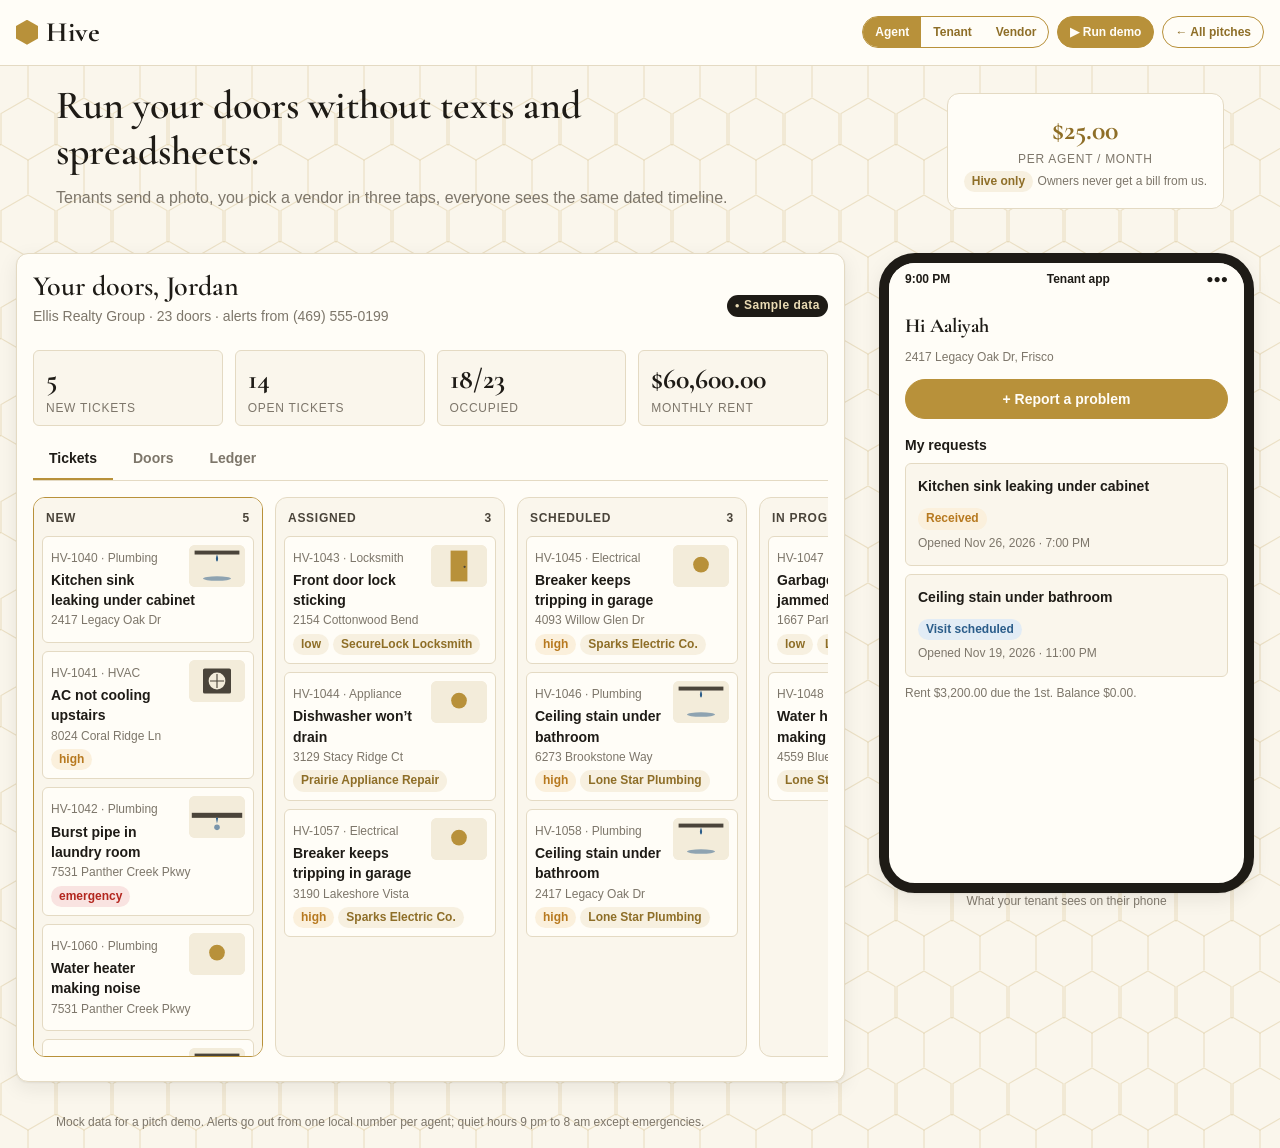
<file: beelo/v1-hive-solo/index.html>
<!doctype html>
<html lang="en">
<head>
<meta charset="utf-8">
<meta name="viewport" content="width=device-width, initial-scale=1">
<title>Hive Solo · BEELO</title>
<link rel="stylesheet" href="../shared/ui.css">
<link rel="stylesheet" href="app.css">
</head>
<body class="honey-bg">
<header class="topbar">
  <a class="brand" href="../index.html" title="Hive"><span class="hex"></span>Hive</a>
  <div class="row top-actions">
    <div class="toggle" id="roles" role="tablist" aria-label="View as">
      <button data-role="agent" class="on">Agent</button>
      <button data-role="tenant">Tenant</button>
      <button data-role="vendor">Vendor</button>
    </div>
    <button class="btn sm" id="run-demo">&#9654; Run demo</button>
    <a class="btn sm ghost" href="../index.html">&larr; All pitches</a>
  </div>
</header>

<section class="wrap pitch">
  <div class="row between">
    <div>
      <h1>Run your doors without texts and spreadsheets.</h1>
      <p class="muted">Tenants send a photo, you pick a vendor in three taps, everyone sees the same dated timeline.</p>
    </div>
    <div class="price card flat">
      <div class="kpi"><div class="val" id="price"></div><div class="lbl">per agent / month</div></div>
      <span class="badge">Hive only</span> <span class="tiny muted">Owners never get a bill from us.</span>
    </div>
  </div>
  <div id="demo-step" class="demo-step hide"></div>
</section>

<main class="wrap stage" id="stage" data-role="agent">
  <section class="console card" id="console">
    <div class="row between">
      <div>
        <h2 class="console-title">Your doors, <span id="agent-name"></span></h2>
        <p class="small muted" id="agent-sub"></p>
      </div>
      <span id="sample"></span>
    </div>
    <div class="kpis" id="kpis"></div>
    <div class="tabs" id="tabs">
      <button class="tab active" data-tab="board">Tickets</button>
      <button class="tab" data-tab="doors">Doors</button>
      <button class="tab" data-tab="ledger">Ledger</button>
    </div>
    <div class="tab-panel" data-panel="board"><div class="board" id="board"></div></div>
    <div class="tab-panel" data-panel="doors"><div id="doors"></div></div>
    <div class="tab-panel" data-panel="ledger"><div id="ledger"></div></div>
  </section>

  <aside class="side">
    <div class="phone" id="phone">
      <div class="phone-bar"><span id="phone-clock">2:00 PM</span><span id="phone-who">Tenant</span><span>&#9679;&#9679;&#9679;</span></div>
      <div class="phone-body" id="phone-body"></div>
    </div>
    <p class="tiny muted center" id="phone-caption"></p>
  </aside>
</main>

<footer class="wrap tiny muted">Mock data for a pitch demo. Alerts go out from one local number per agent; quiet hours 9 pm to 8 am except emergencies.</footer>

<script src="../shared/mock.js"></script>
<script src="../shared/ui.js"></script>
<script src="app.js"></script>
</body>
</html>
</file>
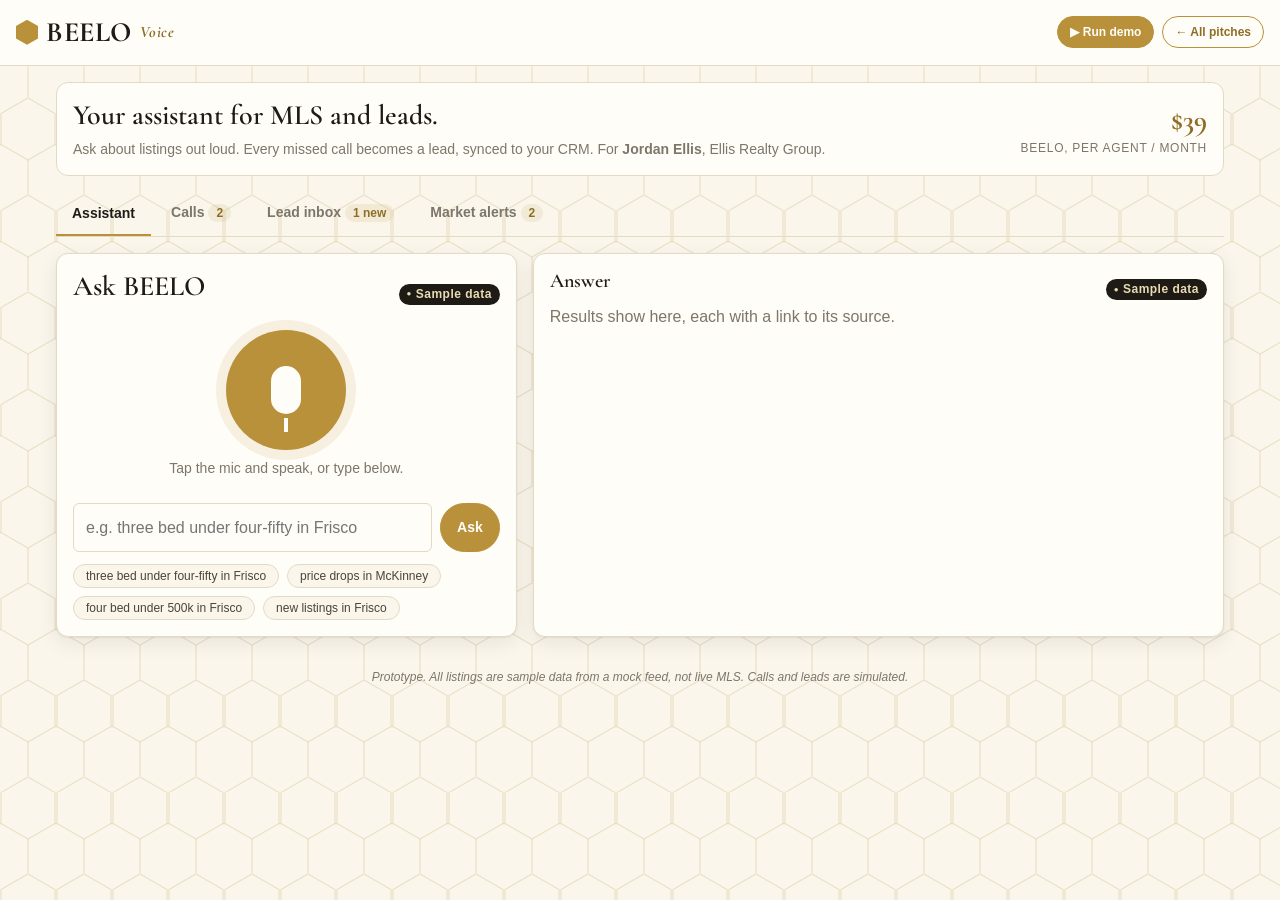
<file: beelo/v2-beelo-voice/index.html>
<!doctype html>
<html lang="en">
<head>
<meta charset="utf-8">
<meta name="viewport" content="width=device-width,initial-scale=1">
<title>BEELO Voice</title>
<link rel="stylesheet" href="../shared/ui.css">
<link rel="stylesheet" href="app.css">
</head>
<body class="honey-bg">
<header class="topbar">
  <a class="brand" href="#"><span class="hex"></span>BEELO <span class="voice-tag">Voice</span></a>
  <div class="row top-actions">
    <button class="btn sm" id="run-demo">▶ Run demo</button>
    <a class="btn ghost sm" href="../index.html">&larr; All pitches</a>
  </div>
</header>

<main class="wrap">
  <section class="pitch card flat">
    <div class="row between">
      <div>
        <h1 class="pitch-line">Your assistant for MLS and leads.</h1>
        <p class="muted small">Ask about listings out loud. Every missed call becomes a lead, synced to your CRM. For <b id="agent-name"></b>, <span id="agent-brokerage"></span>.</p>
      </div>
      <div class="price">
        <div class="kpi"><div class="val">$39</div><div class="lbl">BEELO, per agent / month</div></div>
      </div>
    </div>
  </section>

  <div class="tabs" id="main-tabs">
    <button class="tab active" data-tab="ask">Assistant</button>
    <button class="tab" data-tab="calls">Calls <span class="badge" id="calls-count">0</span></button>
    <button class="tab" data-tab="leads">Lead inbox <span class="badge" id="leads-count">0</span></button>
    <button class="tab" data-tab="alerts">Market alerts <span class="badge" id="alerts-count">0</span></button>
  </div>

  <!-- Assistant -->
  <section class="tab-panel" data-panel="ask">
    <div class="ask-grid">
      <div class="card mic-card">
        <div class="row between"><h2>Ask BEELO</h2><span id="ask-sample"></span></div>
        <button class="mic" id="mic" aria-label="Tap to talk"><span class="mic-dot"></span></button>
        <p class="muted small center" id="mic-hint">Tap the mic and speak, or type below.</p>
        <form id="ask-form" class="ask-form">
          <input class="input" id="ask-input" placeholder="e.g. three bed under four-fifty in Frisco" autocomplete="off">
          <button class="btn" type="submit">Ask</button>
        </form>
        <div class="row wrap-chips" id="chips"></div>
      </div>
      <div class="card answer-card">
        <div class="row between"><h3>Answer</h3><span id="answer-sample"></span></div>
        <div id="answer"><p class="muted">Results show here, each with a link to its source.</p></div>
      </div>
    </div>
  </section>

  <!-- Calls -->
  <section class="tab-panel" data-panel="calls">
    <div class="row between section-head">
      <div><h2>Call capture</h2><p class="muted small">Calls to your BEELO line <b id="twilio-num"></b> are answered, transcribed and logged.</p></div>
      <button class="btn" id="sim-call">Simulate missed call</button>
    </div>
    <div id="live-call" class="hide"></div>
    <div id="call-list" class="stack"></div>
  </section>

  <!-- Leads -->
  <section class="tab-panel" data-panel="leads">
    <div class="row between section-head">
      <div><h2>Lead inbox</h2><p class="muted small">New, contacted and nurture leads in one place.</p></div>
      <div class="toggle" id="lead-filter">
        <button class="on" data-f="all">All</button><button data-f="new">New</button><button data-f="contacted">Contacted</button><button data-f="nurture">Nurture</button>
      </div>
    </div>
    <div id="lead-list" class="lead-grid"></div>
  </section>

  <!-- Alerts -->
  <section class="tab-panel" data-panel="alerts">
    <div class="row between section-head">
      <div><h2>Market signals</h2><p class="muted small">Price drops and new listings that match people in your referral network.</p></div>
      <span id="alerts-sample"></span>
    </div>
    <div id="alert-list" class="stack"></div>
  </section>

  <p class="disclaimer foot">Prototype. All listings are sample data from a mock feed, not live MLS. Calls and leads are simulated.</p>
</main>

<script src="../shared/mock.js"></script>
<script src="../shared/ui.js"></script>
<script src="app.js"></script>
</body>
</html>
</file>
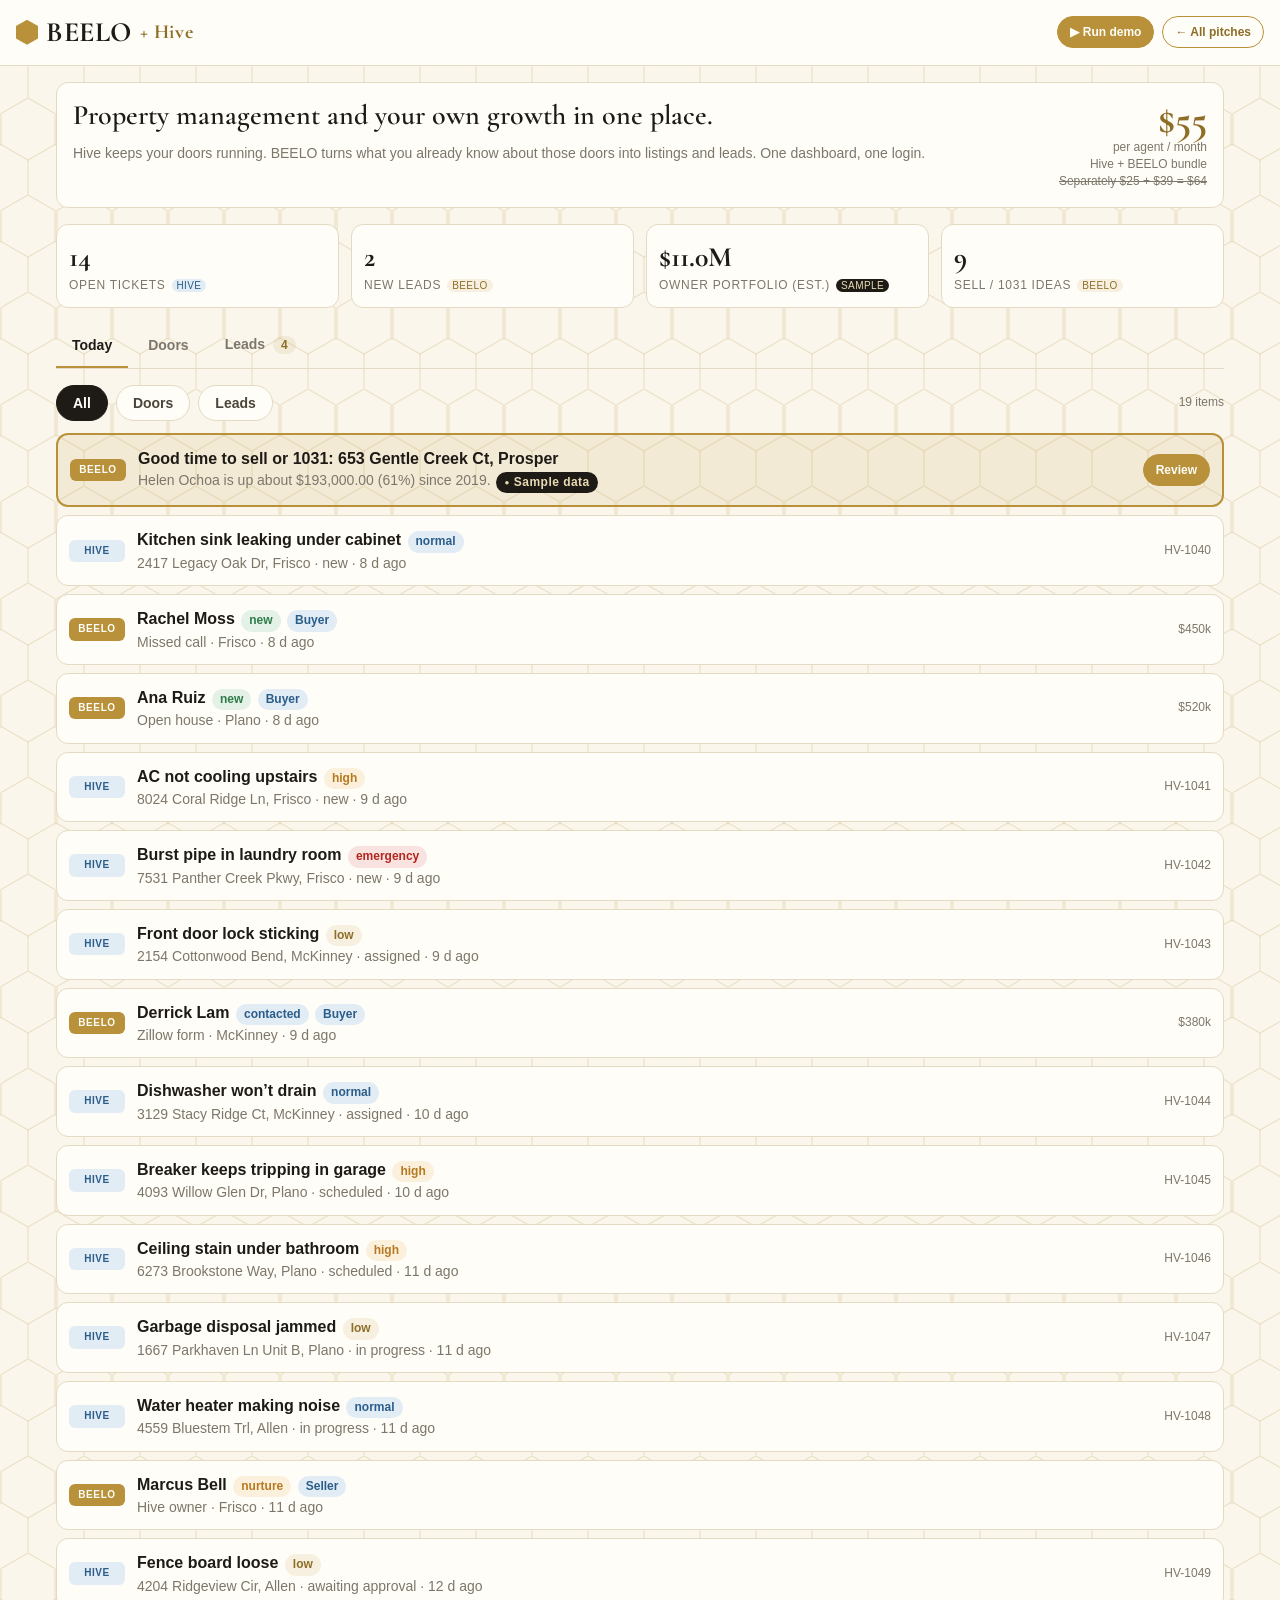
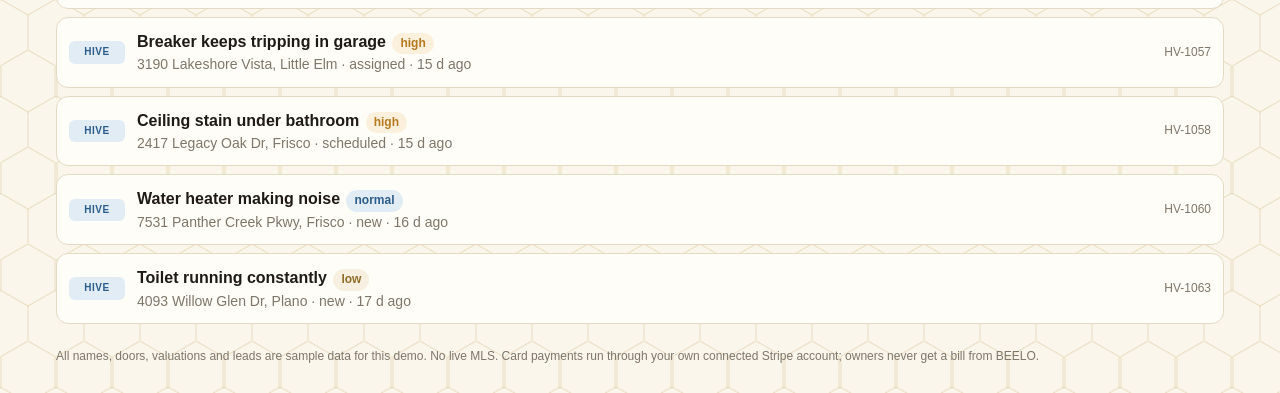
<file: beelo/v3-bundle/index.html>
<!doctype html>
<html lang="en">
<head>
<meta charset="utf-8">
<meta name="viewport" content="width=device-width, initial-scale=1">
<title>One Dashboard Bundle · BEELO + Hive</title>
<link rel="stylesheet" href="../shared/ui.css">
<link rel="stylesheet" href="app.css">
</head>
<body class="honey-bg">
<header class="topbar">
  <a class="brand" href="#"><span class="hex"></span>BEELO <span class="brand-plus">+ Hive</span></a>
  <div class="row top-actions">
    <button class="btn sm" id="run-demo">▶ Run demo</button>
    <a class="btn sm ghost" href="../index.html">← All pitches</a>
  </div>
</header>

<main class="wrap">
  <section class="pitch card flat">
    <div class="row between">
      <div>
        <h1>Property management and your own growth in one place.</h1>
        <p class="muted small">Hive keeps your doors running. BEELO turns what you already know about those doors into listings and leads. One dashboard, one login.</p>
      </div>
      <div class="price">
        <div class="price-val">$55</div>
        <div class="tiny muted">per agent / month<br>Hive + BEELO bundle</div>
        <div class="tiny muted strike">Separately $25 + $39 = $64</div>
      </div>
    </div>
  </section>

  <div class="kpis" id="kpis"></div>

  <nav class="tabs" id="tabs">
    <button class="tab active" data-tab="today">Today</button>
    <button class="tab" data-tab="doors">Doors</button>
    <button class="tab" data-tab="leads">Leads <span class="badge" id="lead-count"></span></button>
  </nav>

  <section class="tab-panel" data-panel="today">
    <div class="row between feed-head">
      <div class="row chips" id="chips" role="group" aria-label="Filter feed">
        <button class="chip on" data-f="all">All</button>
        <button class="chip" data-f="doors">Doors</button>
        <button class="chip" data-f="leads">Leads</button>
      </div>
      <span class="tiny muted" id="feed-count"></span>
    </div>
    <ul class="feed" id="feed"></ul>
  </section>

  <section class="tab-panel" data-panel="doors">
    <div class="doors-layout" id="doors-layout">
      <div class="door-list card flat"><div class="row between"><h3>Your 23 doors</h3><span data-sample></span></div><ul class="list" id="door-list"></ul></div>
      <div class="door-detail" id="door-detail"></div>
    </div>
  </section>

  <section class="tab-panel" data-panel="leads">
    <div class="card flat">
      <div class="row between"><h3>Leads</h3><span class="tiny muted">BEELO · new leads text you from <span id="tw"></span></span></div>
      <ul class="list" id="lead-list"></ul>
    </div>
  </section>

  <p class="tiny muted footnote">All names, doors, valuations and leads are sample data for this demo. No live MLS. Card payments run through your own connected Stripe account; owners never get a bill from BEELO.</p>
</main>

<div class="demo-bar hide" id="demo-bar"><span class="badge" id="demo-step"></span><span id="demo-text"></span></div>

<script src="../shared/mock.js"></script>
<script src="../shared/ui.js"></script>
<script src="app.js"></script>
</body>
</html>
</file>
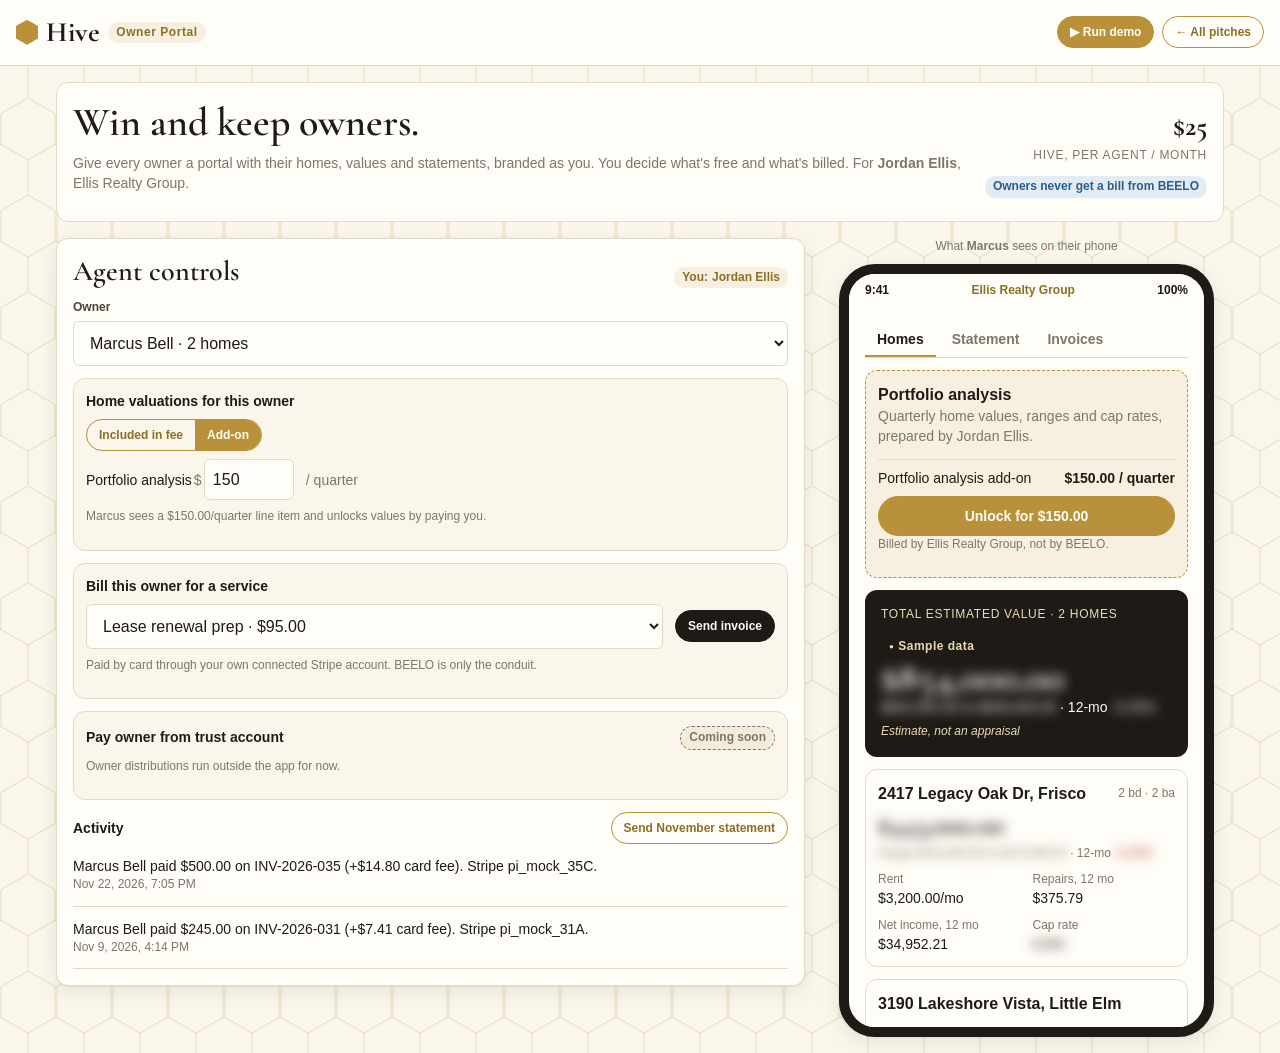
<file: beelo/v4-owner-portal/index.html>
<!doctype html>
<html lang="en">
<head>
<meta charset="utf-8">
<meta name="viewport" content="width=device-width,initial-scale=1">
<title>BEELO Owner Portal</title>
<link rel="stylesheet" href="../shared/ui.css">
<link rel="stylesheet" href="app.css">
</head>
<body class="honey-bg">
<header class="topbar">
  <a class="brand" href="#"><span class="hex"></span>Hive <span class="tag">Owner Portal</span></a>
  <div class="row top-actions">
    <button class="btn sm" id="run-demo">&#9654; Run demo</button>
    <a class="btn ghost sm" href="../index.html">&larr; All pitches</a>
  </div>
</header>

<main class="wrap">
  <section class="card flat pitch">
    <div class="row between">
      <div class="pitch-copy">
        <h1>Win and keep owners.</h1>
        <p class="muted small">Give every owner a portal with their homes, values and statements, branded as you. You decide what's free and what's billed. For <b id="agent-name"></b>, <span id="agent-brokerage"></span>.</p>
      </div>
      <div class="stack price">
        <div class="kpi"><div class="val">$25</div><div class="lbl">Hive, per agent / month</div></div>
        <span class="badge info">Owners never get a bill from BEELO</span>
      </div>
    </div>
  </section>

  <section class="hero" id="hero">
    <!-- Agent side -->
    <div class="card agent-panel">
      <div class="row between"><h2>Agent controls</h2><span class="badge">You: <span id="agent-short"></span></span></div>
      <label class="field"><span>Owner</span><select class="input" id="owner-pick"></select></label>

      <div class="ctl" id="val-ctl">
        <div class="small"><b>Home valuations for this owner</b></div>
        <div class="toggle" id="mode-toggle" role="group" aria-label="Valuation pricing">
          <button data-mode="included">Included in fee</button>
          <button data-mode="addon">Add-on</button>
        </div>
        <div class="row price-row" id="price-row">
          <span class="small">Portfolio analysis</span>
          <span class="dollar"><input class="input" id="price-input" type="number" min="0" step="5" value="150"></span>
          <span class="small muted">/ quarter</span>
        </div>
        <p class="tiny muted" id="mode-note"></p>
      </div>

      <div class="ctl">
        <div class="small"><b>Bill this owner for a service</b></div>
        <div class="row">
          <select class="input grow" id="svc-pick">
            <option value="95|Lease renewal prep">Lease renewal prep · $95.00</option>
            <option value="175|Listing photos">Listing photos · $175.00</option>
            <option value="125|Annual inspection">Annual inspection · $125.00</option>
          </select>
          <button class="btn sm ink" id="bill-btn">Send invoice</button>
        </div>
        <p class="tiny muted">Paid by card through your own connected Stripe account. BEELO is only the conduit.</p>
      </div>

      <div class="ctl">
        <div class="row between"><b class="small">Pay owner from trust account</b><span id="soon-slot"></span></div>
        <p class="tiny muted">Owner distributions run outside the app for now.</p>
      </div>

      <div class="row between"><b class="small">Activity</b><button class="btn ghost sm" id="send-stmt">Send November statement</button></div>
      <ul class="list log" id="log"></ul>
    </div>

    <!-- Owner phone -->
    <div class="phone-col">
      <div class="tiny muted center">What <b id="owner-first"></b> sees on their phone</div>
      <div class="phone" id="phone">
        <div class="phone-bar"><span>9:41</span><span id="phone-brand"></span><span>100%</span></div>
        <div class="phone-body" id="pb">
          <div class="tabs" id="otabs">
            <button class="tab active" data-tab="homes">Homes</button>
            <button class="tab" data-tab="stmt">Statement</button>
            <button class="tab" data-tab="bills">Invoices</button>
          </div>
          <div class="tab-panel" data-panel="homes" id="p-homes"></div>
          <div class="tab-panel" data-panel="stmt" id="p-stmt"></div>
          <div class="tab-panel" data-panel="bills" id="p-bills"></div>
        </div>
      </div>
    </div>
  </section>
</main>

<script src="../shared/mock.js"></script>
<script src="../shared/ui.js"></script>
<script src="app.js"></script>
</body>
</html>
</file>
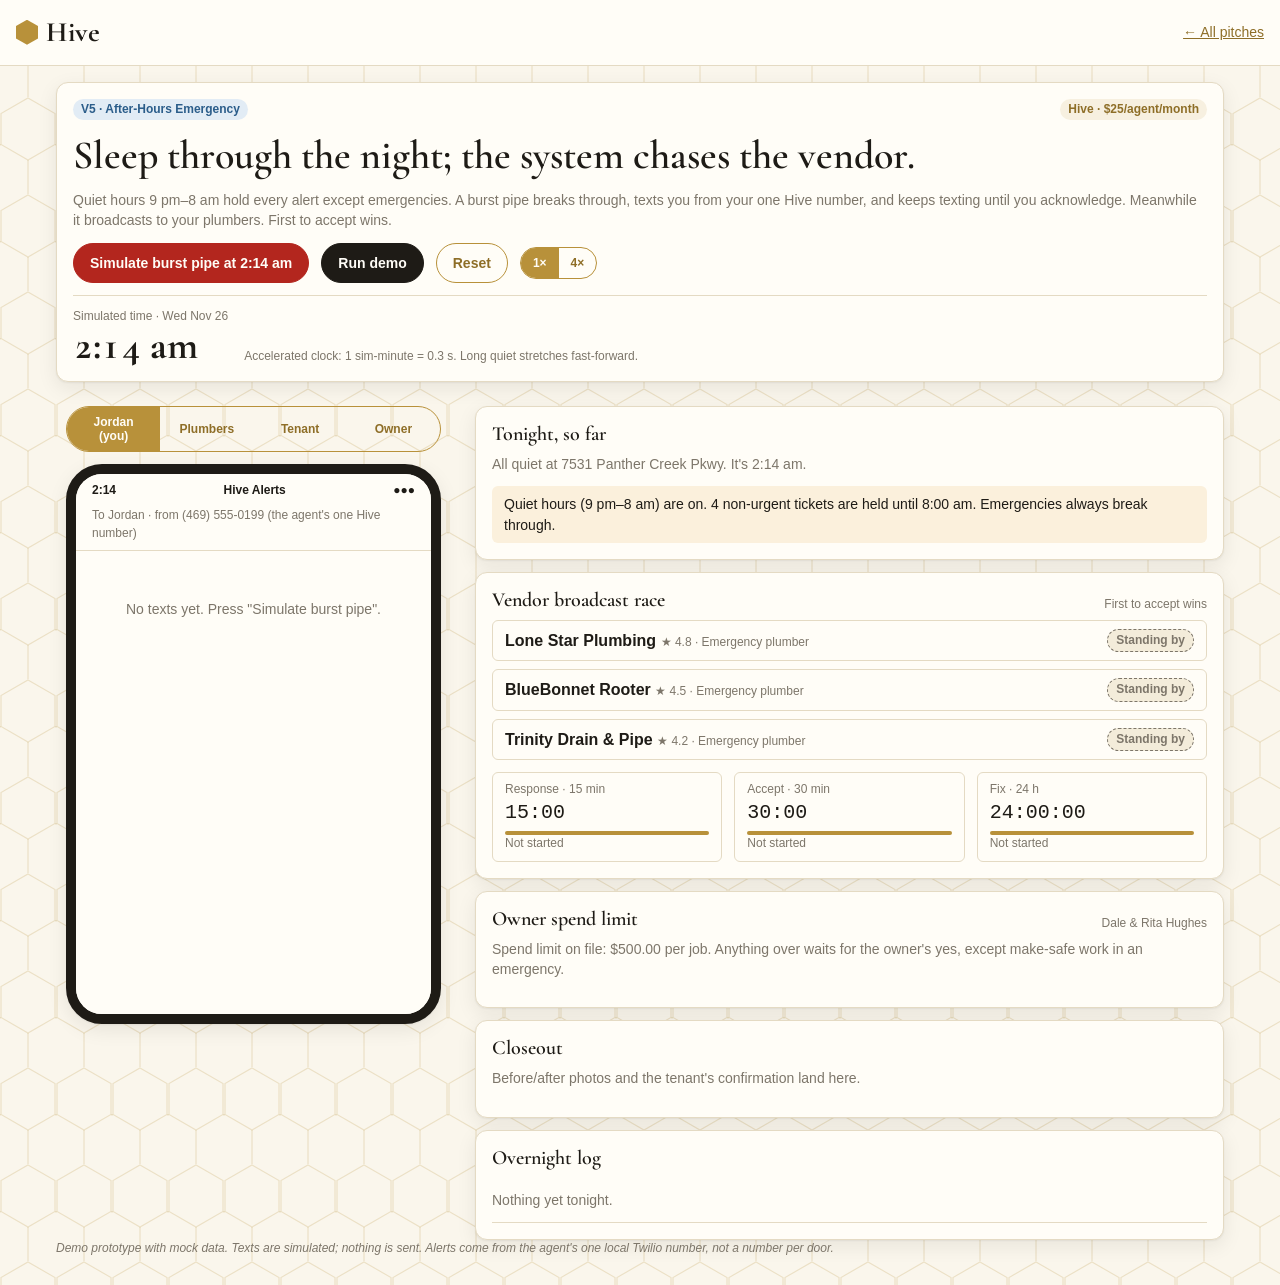
<file: beelo/v5-after-hours/index.html>
<!doctype html>
<html lang="en">
<head>
<meta charset="utf-8">
<meta name="viewport" content="width=device-width,initial-scale=1">
<title>Hive After-Hours Emergency · BEELO</title>
<link rel="stylesheet" href="../shared/ui.css">
<link rel="stylesheet" href="app.css">
</head>
<body class="honey-bg">
<header class="topbar">
  <a class="brand" href="../index.html"><span class="hex"></span>Hive</a>
  <a class="small" href="../index.html">← All pitches</a>
</header>

<main class="wrap">
  <section class="card hero">
    <div class="row between">
      <span class="badge info">V5 · After-Hours Emergency</span>
      <span class="badge">Hive · $25/agent/month</span>
    </div>
    <h1>Sleep through the night; the system chases the vendor.</h1>
    <p class="muted small">Quiet hours 9 pm–8 am hold every alert except emergencies. A burst pipe breaks through, texts you from your one Hive number, and keeps texting until you acknowledge. Meanwhile it broadcasts to your plumbers. First to accept wins.</p>
    <div class="row controls">
      <button class="btn danger" id="btn-sim">Simulate burst pipe at 2:14 am</button>
      <button class="btn ink" id="btn-demo">Run demo</button>
      <button class="btn ghost" id="btn-reset">Reset</button>
      <div class="toggle" id="speed" role="group" aria-label="Demo speed">
        <button data-speed="1" class="on">1×</button><button data-speed="4">4×</button>
      </div>
    </div>
    <div class="clockbar">
      <div><div class="tiny muted">Simulated time · Wed Nov 26</div><div class="clock" id="clock">2:14 am</div></div>
      <div class="tiny muted speednote" id="speednote">Accelerated clock: 1 sim-minute = 0.3 s. Long quiet stretches fast-forward.</div>
    </div>
  </section>

  <div class="layout">
    <aside class="phone-col">
      <div class="toggle threads" id="threads" role="group" aria-label="Whose phone">
        <button data-th="agent" class="on">Jordan (you)</button><button data-th="vendors">Plumbers</button><button data-th="tenant">Tenant</button><button data-th="owner">Owner</button>
      </div>
      <div class="phone">
        <div class="phone-bar"><span id="ph-time">2:14</span><span id="ph-who">Hive Alerts</span><span>●●●</span></div>
        <div class="phone-sub tiny muted" id="ph-sub"></div>
        <div class="phone-body" id="phone-body"></div>
        <div class="phone-foot" id="phone-foot"></div>
      </div>
    </aside>

    <section class="main-col stack">
      <article class="card" id="ticket-card"></article>
      <article class="card" id="race-card"></article>
      <article class="card" id="owner-card"></article>
      <article class="card" id="close-card"></article>
      <article class="card">
        <h3>Overnight log</h3>
        <ul class="list small" id="log"></ul>
      </article>
    </section>
  </div>
  <p class="disclaimer">Demo prototype with mock data. Texts are simulated; nothing is sent. Alerts come from the agent's one local Twilio number, not a number per door.</p>
</main>

<script src="../shared/mock.js"></script>
<script src="../shared/ui.js"></script>
<script src="app.js"></script>
</body>
</html>
</file>
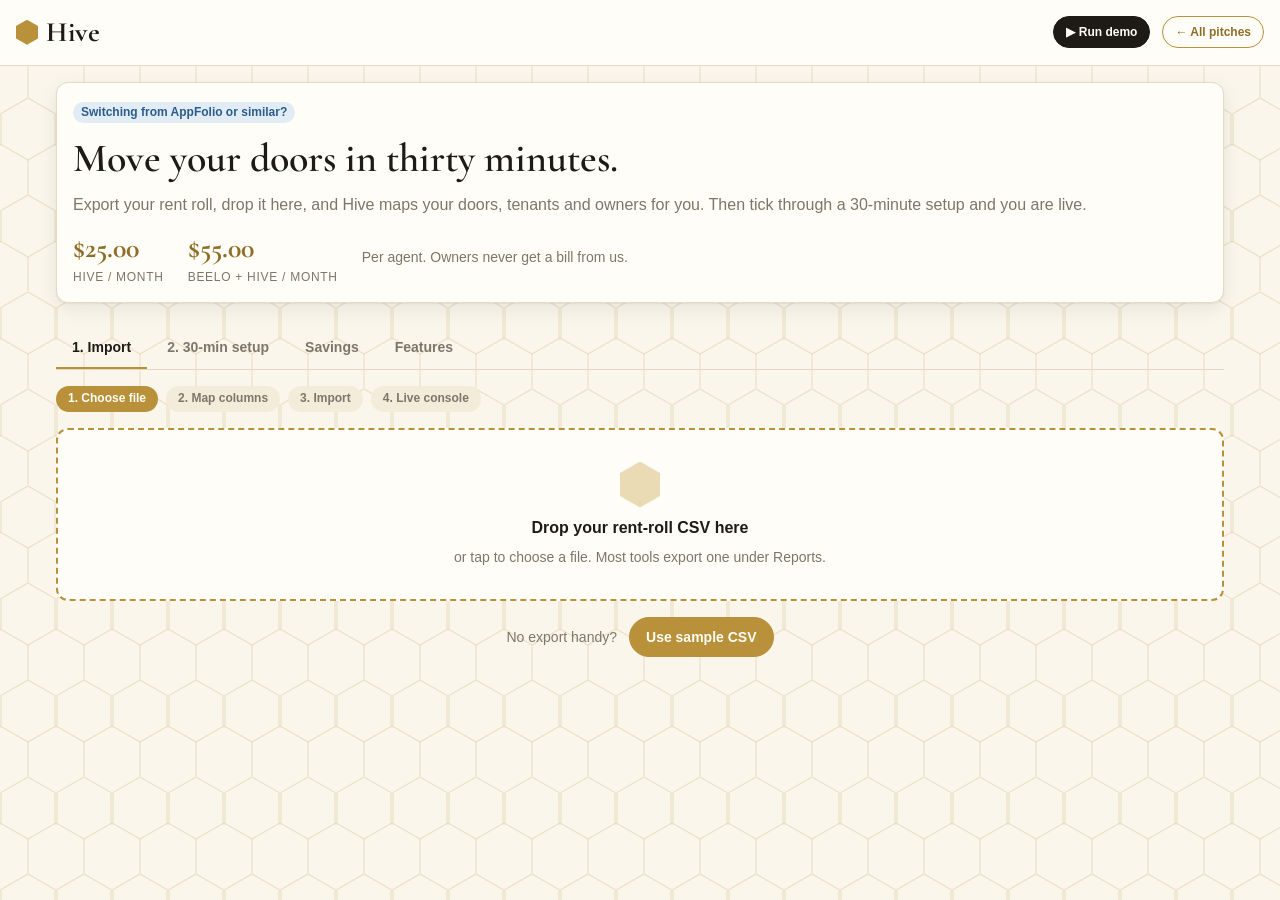
<file: beelo/v6-switch/index.html>
<!doctype html>
<html lang="en">
<head>
<meta charset="utf-8">
<meta name="viewport" content="width=device-width,initial-scale=1">
<title>Hive Switch</title>
<link rel="stylesheet" href="../shared/ui.css">
<link rel="stylesheet" href="app.css">
</head>
<body class="honey-bg">
<header class="topbar">
  <a class="brand" href="#"><span class="hex"></span>Hive</a>
  <div class="row">
    <button class="btn sm ink" id="run-demo">&#9654; Run demo</button>
    <a class="btn sm ghost" href="../index.html">&larr; All pitches</a>
  </div>
</header>
<main class="wrap">
  <section class="hero card">
    <span class="badge info">Switching from AppFolio or similar?</span>
    <h1>Move your doors in thirty minutes.</h1>
    <p class="muted">Export your rent roll, drop it here, and Hive maps your doors, tenants and owners for you. Then tick through a 30-minute setup and you are live.</p>
    <div class="row price">
      <div class="kpi"><div class="val" id="p-hive"></div><div class="lbl">Hive / month</div></div>
      <div class="kpi"><div class="val" id="p-bundle"></div><div class="lbl">BEELO + Hive / month</div></div>
      <span class="small muted">Per agent. Owners never get a bill from us.</span>
    </div>
  </section>

  <nav class="tabs" id="tabs">
    <button class="tab active" data-tab="import">1. Import</button>
    <button class="tab" data-tab="setup">2. 30-min setup</button>
    <button class="tab" data-tab="savings">Savings</button>
    <button class="tab" data-tab="features">Features</button>
  </nav>

  <section class="tab-panel" data-panel="import">
    <ol class="steps" id="steps">
      <li data-s="1" class="on">Choose file</li><li data-s="2">Map columns</li><li data-s="3">Import</li><li data-s="4">Live console</li>
    </ol>

    <div id="st-1" class="stage">
      <label class="drop card flat" id="drop">
        <input type="file" id="file" accept=".csv,text/csv" class="hide">
        <div class="drop-ic"></div>
        <strong>Drop your rent-roll CSV here</strong>
        <span class="small muted">or tap to choose a file. Most tools export one under Reports.</span>
      </label>
      <div class="row center"><span class="muted small">No export handy?</span><button class="btn" id="use-sample">Use sample CSV</button></div>
      <div id="preview" class="hide card flat">
        <div class="row between"><h3 id="pv-title">Preview</h3><span id="pv-badge"></span></div>
        <div class="scroll-x"><table class="table" id="pv-table"></table></div>
        <p class="tiny muted" id="pv-more"></p>
        <button class="btn block" id="to-map">Map columns &rarr;</button>
      </div>
    </div>

    <div id="st-2" class="stage hide">
      <div class="card flat">
        <h3>Map your columns</h3>
        <p class="small muted">We guessed each one. Change anything that looks off, or set it to Skip.</p>
        <div class="map-grid" id="map"></div>
        <div class="row between">
          <button class="btn ghost" id="back-1">&larr; Back</button>
          <button class="btn" id="start-import">Import <span id="map-count"></span></button>
        </div>
      </div>
    </div>

    <div id="st-3" class="stage hide">
      <div class="card flat">
        <h3 id="imp-title">Importing&hellip;</h3>
        <div class="bar"><div class="fill" id="imp-fill"></div></div>
        <ul class="list small" id="imp-log"></ul>
        <div id="imp-done" class="hide">
          <p class="done-line" id="imp-summary"></p>
          <button class="btn block" id="to-console">Open my console &rarr;</button>
        </div>
      </div>
    </div>

    <div id="st-4" class="stage hide">
      <div class="row between"><h2>Your console</h2><span class="row"><span id="cs-badge"></span><button class="btn sm ghost" id="restart">Import again</button></span></div>
      <div class="kpis" id="cs-kpis"></div>
      <div class="console">
        <div class="card flat">
          <div class="row between"><h3>Doors</h3><input class="input sm-in" id="door-q" placeholder="Search address or tenant"></div>
          <ul class="list" id="door-list"></ul>
        </div>
        <div class="card flat">
          <div class="row between"><h3>Open tickets</h3><button class="btn sm" id="new-ticket">+ New ticket</button></div>
          <ul class="list" id="tix"></ul>
        </div>
      </div>
    </div>
  </section>

  <section class="tab-panel" data-panel="setup">
    <div class="card flat">
      <div class="row between"><h2>Your 30-minute setup</h2><strong id="mins"></strong></div>
      <div class="bar"><div class="fill" id="setup-fill"></div></div>
      <ul class="list" id="checklist"></ul>
    </div>
  </section>

  <section class="tab-panel" data-panel="savings">
    <div class="card flat">
      <h2>What would you save?</h2>
      <label class="field"><span>What you pay today for property management software, per month</span>
        <input class="input" id="today" type="number" min="0" step="0.01" inputmode="decimal" placeholder="e.g. what you pay today">
      </label>
      <div id="calc" class="calc"></div>
      <p class="disclaimer">Enter your own number from your last invoice. We do not guess other companies' prices.</p>
    </div>
  </section>

  <section class="tab-panel" data-panel="features">
    <div class="card flat">
      <h2>What comes with you</h2>
      <div class="scroll-x"><table class="table" id="feat"></table></div>
    </div>
  </section>
</main>
<script src="../shared/mock.js"></script><script src="../shared/ui.js"></script><script src="app.js"></script>
</body>
</html>
</file>
<file: beelo/shared/ui.css>
@import url('https://fonts.googleapis.com/css2?family=Cormorant+Garamond:wght@500;600;700&display=swap');
@import url('tokens.css');
*,*::before,*::after{box-sizing:border-box}
html,body{margin:0}
body{font-family:var(--font-body);font-size:var(--fs-md);color:var(--ink);background:var(--ivory);line-height:1.45;-webkit-font-smoothing:antialiased}
.honey-bg{background-color:var(--ivory);background-image:url('honeycomb.svg');background-size:56px 97px}
h1,h2,h3,.head{font-family:var(--font-head);font-weight:600;line-height:1.15;margin:0 0 var(--sp-3)}
h1{font-size:var(--fs-2xl)} h2{font-size:var(--fs-xl)} h3{font-size:var(--fs-lg)}
p{margin:0 0 var(--sp-3)} a{color:var(--gold-dark)}
.muted{color:var(--ink-3)} .small{font-size:var(--fs-sm)} .tiny{font-size:var(--fs-xs)} .mono{font-family:var(--font-mono)}
.wrap{max-width:1200px;margin:0 auto;padding:var(--sp-4)}
.row{display:flex;gap:var(--sp-3);align-items:center;flex-wrap:wrap} .between{justify-content:space-between}
.stack>*+*{margin-top:var(--sp-3)}
.grid{display:grid;gap:var(--sp-4);grid-template-columns:repeat(auto-fill,minmax(260px,1fr))}
/* top bar */
.topbar{display:flex;align-items:center;justify-content:space-between;gap:var(--sp-3);padding:var(--sp-3) var(--sp-4);background:var(--paper);border-bottom:1px solid var(--line);position:sticky;top:0;z-index:20}
.brand{font-family:var(--font-head);font-size:var(--fs-xl);font-weight:700;letter-spacing:.02em;display:flex;align-items:center;gap:var(--sp-2);text-decoration:none;color:var(--ink)}
.brand .hex{width:22px;height:25px;background:var(--gold);clip-path:polygon(50% 0,100% 25%,100% 75%,50% 100%,0 75%,0 25%)}
/* buttons */
.btn{appearance:none;border:1px solid var(--gold);background:var(--gold);color:var(--on-gold);font:600 var(--fs-sm)/1 var(--font-body);padding:var(--sp-3) var(--sp-4);border-radius:var(--r-pill);cursor:pointer;min-height:40px;display:inline-flex;align-items:center;gap:var(--sp-2);text-decoration:none;transition:filter .15s,transform .05s}
.btn:hover{filter:brightness(.95)} .btn:active{transform:translateY(1px)}
.btn.ghost{background:transparent;color:var(--gold-dark)}
.btn.ink{background:var(--ink);border-color:var(--ink);color:var(--paper)}
.btn.danger{background:var(--danger);border-color:var(--danger)}
.btn.sm{min-height:32px;padding:var(--sp-2) var(--sp-3);font-size:var(--fs-xs)}
.btn.block{width:100%;justify-content:center}
.btn[disabled]{opacity:.45;cursor:not-allowed}
/* cards */
.card{background:var(--paper);border:1px solid var(--line);border-radius:var(--r-md);padding:var(--sp-4);box-shadow:var(--shadow)}
.card.flat{box-shadow:none}
.kpi .val{font-family:var(--font-head);font-size:var(--fs-xl);font-weight:700}
.kpi .lbl{font-size:var(--fs-xs);color:var(--ink-3);text-transform:uppercase;letter-spacing:.06em}
/* badges */
.badge{display:inline-flex;align-items:center;gap:4px;font-size:var(--fs-xs);font-weight:600;padding:2px var(--sp-2);border-radius:var(--r-pill);background:var(--gold-tint);color:var(--gold-dark);white-space:nowrap}
.badge.ok{background:var(--ok-tint);color:var(--ok)} .badge.warn{background:var(--warn-tint);color:var(--warn)}
.badge.danger{background:var(--danger-tint);color:var(--danger)} .badge.info{background:var(--info-tint);color:var(--info)}
.badge.sample{background:var(--ink);color:var(--gold-soft);letter-spacing:.04em}
.badge.sample::before{content:'\25CF';font-size:8px}
.badge.soon{background:var(--ivory-2);color:var(--ink-3);border:1px dashed var(--ink-3)}
/* tabs */
.tabs{display:flex;gap:var(--sp-1);border-bottom:1px solid var(--line);overflow-x:auto;margin-bottom:var(--sp-4)}
.tab{background:none;border:0;border-bottom:2px solid transparent;padding:var(--sp-3) var(--sp-4);font:600 var(--fs-sm) var(--font-body);color:var(--ink-3);cursor:pointer;white-space:nowrap}
.tab.active{color:var(--ink);border-bottom-color:var(--gold)}
.tab-panel{display:none} .tab-panel.active{display:block}
/* lists / tables */
.list{list-style:none;margin:0;padding:0} .list>li{padding:var(--sp-3) 0;border-bottom:1px solid var(--line)}
.table{width:100%;border-collapse:collapse;font-size:var(--fs-sm)}
.table th,.table td{text-align:left;padding:var(--sp-2) var(--sp-3);border-bottom:1px solid var(--line)}
.table th{font-size:var(--fs-xs);text-transform:uppercase;letter-spacing:.05em;color:var(--ink-3)}
.table .num{text-align:right;font-variant-numeric:tabular-nums}
.scroll-x{overflow-x:auto}
/* forms */
.field{display:block;margin-bottom:var(--sp-3)} .field>span{display:block;font-size:var(--fs-xs);font-weight:600;color:var(--ink-2);margin-bottom:var(--sp-1)}
.input,select.input,textarea.input{width:100%;font:inherit;padding:var(--sp-3);border:1px solid var(--line);border-radius:var(--r-sm);background:var(--paper);color:var(--ink)}
.input:focus{outline:2px solid var(--gold);outline-offset:1px}
.toggle{display:inline-flex;border:1px solid var(--gold);border-radius:var(--r-pill);overflow:hidden}
.toggle button{border:0;background:transparent;color:var(--gold-dark);font:600 var(--fs-xs) var(--font-body);padding:var(--sp-2) var(--sp-3);cursor:pointer}
.toggle button.on{background:var(--gold);color:var(--on-gold)}
/* phone frame */
.phone{width:100%;max-width:375px;margin:0 auto;background:var(--paper);border:10px solid var(--ink);border-radius:36px;min-height:640px;overflow:hidden;box-shadow:var(--shadow);display:flex;flex-direction:column}
.phone-bar{display:flex;justify-content:space-between;padding:var(--sp-2) var(--sp-4);font-size:var(--fs-xs);font-weight:600;background:var(--paper)}
.phone-body{flex:1;overflow-y:auto;padding:var(--sp-4)}
@media (max-width:420px){.phone{border-width:0;border-radius:0;box-shadow:none;max-width:none;min-height:0}}
/* sms bubbles */
.sms{max-width:80%;padding:var(--sp-2) var(--sp-3);border-radius:16px;margin:var(--sp-2) 0;font-size:var(--fs-sm)}
.sms.in{background:var(--sms-in);color:var(--ink);border-bottom-left-radius:4px}
.sms.out{background:var(--sms-out);color:var(--on-gold);margin-left:auto;border-bottom-right-radius:4px}
/* photo placeholder */
.photo{border-radius:var(--r-sm);overflow:hidden;background:var(--ivory-2);display:block;aspect-ratio:4/3}
.photo svg{width:100%;height:100%;display:block}
/* toast + modal */
#toast-host{position:fixed;left:50%;bottom:var(--sp-5);transform:translateX(-50%);z-index:100;display:flex;flex-direction:column;gap:var(--sp-2);width:min(92vw,420px);pointer-events:none}
.toast{background:var(--ink);color:var(--paper);padding:var(--sp-3) var(--sp-4);border-radius:var(--r-md);box-shadow:var(--shadow);font-size:var(--fs-sm);animation:toast-in .2s ease-out}
.toast.ok{border-left:4px solid var(--ok)} .toast.warn{border-left:4px solid var(--warn)} .toast.danger{border-left:4px solid var(--danger)}
@keyframes toast-in{from{opacity:0;transform:translateY(8px)}to{opacity:1;transform:none}}
.modal-back{position:fixed;inset:0;background:var(--overlay);display:flex;align-items:center;justify-content:center;z-index:90;padding:var(--sp-4)}
.modal{background:var(--paper);border-radius:var(--r-lg);padding:var(--sp-5);width:min(560px,100%);max-height:90vh;overflow-y:auto;box-shadow:var(--shadow)}
.hide{display:none!important}
.pulse{animation:pulse 1.2s ease-in-out infinite} @keyframes pulse{50%{opacity:.45}}
.flash{animation:flash 1s ease-out} @keyframes flash{from{background:var(--gold-soft)}to{background:transparent}}
.disclaimer{font-size:var(--fs-xs);color:var(--ink-3);font-style:italic}
</file>
<file: beelo/v1-hive-solo/app.css>
/* V1 Hive Solo. Colors come only from shared tokens. */
body{overflow-x:hidden}
.top-actions{gap:var(--sp-2);justify-content:flex-end}
.pitch h1{font-size:var(--fs-2xl);max-width:720px}
.pitch .price{text-align:center;min-width:180px}
.pitch .price .val{color:var(--gold-dark)}
.demo-step{margin-top:var(--sp-3);background:var(--ink);color:var(--gold-soft);border-radius:var(--r-md);padding:var(--sp-3) var(--sp-4);font-size:var(--fs-sm);font-weight:600}
.center{text-align:center}

.stage{display:grid;gap:var(--sp-5);grid-template-columns:minmax(0,1fr);max-width:1440px;align-items:start}
.console{min-width:0}
.console-title{font-size:var(--fs-xl);margin-bottom:var(--sp-1)}
.stage[data-role="agent"] .side{display:none}
.stage[data-role="tenant"] .console,.stage[data-role="vendor"] .console{display:none}
@media (min-width:1200px){
  .stage{grid-template-columns:minmax(0,1fr) 395px}
  .stage[data-role] .side,.stage[data-role] .console{display:block}
  .side{position:sticky;top:76px}
}

.kpis{display:grid;grid-template-columns:repeat(4,minmax(0,1fr));gap:var(--sp-3);margin:var(--sp-3) 0}
.kpis .kpi{background:var(--ivory);border:1px solid var(--line);border-radius:var(--r-sm);padding:var(--sp-2) var(--sp-3)}
@media (max-width:600px){.kpis{grid-template-columns:repeat(2,minmax(0,1fr))}.pitch h1{font-size:var(--fs-xl)}}

/* board */
.board{display:flex;gap:var(--sp-3);overflow-x:auto;padding-bottom:var(--sp-2);scroll-snap-type:x proximity}
.col{flex:0 0 230px;background:var(--ivory);border:1px solid var(--line);border-radius:var(--r-md);padding:var(--sp-2);scroll-snap-align:start;max-height:560px;overflow-y:auto}
.col h4{margin:var(--sp-1) var(--sp-1) var(--sp-2);font-size:var(--fs-xs);text-transform:uppercase;letter-spacing:.06em;color:var(--ink-2);display:flex;justify-content:space-between}
.col.new{border-color:var(--gold)}
.tk{display:block;width:100%;text-align:left;font:inherit;color:inherit;background:var(--paper);border:1px solid var(--line);border-radius:var(--r-sm);padding:var(--sp-2);margin-bottom:var(--sp-2);cursor:pointer}
.tk:hover{border-color:var(--gold)}
.tk .t{font-weight:600;font-size:var(--fs-sm);margin:2px 0}
.tk .photo{width:56px;float:right;margin-left:var(--sp-2)}
.tk.fresh{animation:fresh 1s ease-in-out 6;border-color:var(--gold);box-shadow:0 0 0 3px var(--gold-tint)}
@keyframes fresh{50%{background:var(--gold-soft)}}
.tk::after{content:'';display:block;clear:both}

/* ticket modal */
.vlist{display:grid;gap:var(--sp-2);margin:var(--sp-3) 0}
.vopt{display:flex;justify-content:space-between;align-items:center;gap:var(--sp-2);text-align:left;font:inherit;color:inherit;background:var(--paper);border:1px solid var(--line);border-radius:var(--r-sm);padding:var(--sp-3);cursor:pointer}
.vopt.on{border-color:var(--gold);background:var(--gold-tint)}
.step-dots{display:flex;gap:var(--sp-2);font-size:var(--fs-xs);color:var(--ink-3);margin-bottom:var(--sp-3)}
.step-dots b{color:var(--gold-dark)}
.photos{display:grid;grid-template-columns:repeat(3,1fr);gap:var(--sp-2)}

/* tenant phone */
.ph-h{font-family:var(--font-head);font-size:var(--fs-lg);font-weight:700;margin:0 0 var(--sp-2)}
.pick{display:grid;grid-template-columns:repeat(3,1fr);gap:var(--sp-2);margin-bottom:var(--sp-3)}
.pick button{padding:0;border:2px solid transparent;border-radius:var(--r-sm);background:none;cursor:pointer}
.pick button.on{border-color:var(--gold)}
.pick .upload{display:flex;align-items:center;justify-content:center;aspect-ratio:4/3;border:2px dashed var(--line);font-size:var(--fs-xs);color:var(--ink-3);text-align:center}
.user-img{width:100%;aspect-ratio:4/3;object-fit:cover;border-radius:var(--r-sm);display:block}
.req{display:block;width:100%;text-align:left;font:inherit;color:inherit;background:var(--ivory);border:1px solid var(--line);border-radius:var(--r-sm);padding:var(--sp-3);margin-bottom:var(--sp-2);cursor:pointer}
.timeline{list-style:none;margin:var(--sp-3) 0 0;padding:0 0 0 var(--sp-4);border-left:2px solid var(--gold-soft)}
.timeline li{position:relative;margin-bottom:var(--sp-3);font-size:var(--fs-sm)}
.timeline li::before{content:'';position:absolute;left:calc(-1 * var(--sp-4) - 6px);top:4px;width:10px;height:10px;border-radius:50%;background:var(--gold)}
.timeline li.flash{border-radius:var(--r-sm)}
.timeline .when{display:block;font-size:var(--fs-xs);color:var(--ink-3)}
.status-big{display:flex;align-items:center;justify-content:space-between;gap:var(--sp-2);background:var(--ivory);border-radius:var(--r-sm);padding:var(--sp-3);margin:var(--sp-2) 0}
.job{border:1px solid var(--line);border-radius:var(--r-md);padding:var(--sp-3);margin-bottom:var(--sp-3);background:var(--paper)}
.job.offer{border-color:var(--gold);box-shadow:0 0 0 3px var(--gold-tint)}
.ledger-sum{display:flex;gap:var(--sp-4);flex-wrap:wrap;margin-bottom:var(--sp-3)}
.demo-target{outline:3px solid var(--gold);outline-offset:2px}
</file>
<file: beelo/v2-beelo-voice/app.css>
/* V2 BEELO Voice. Colors via tokens only. */
body{overflow-x:hidden}
.voice-tag{font-size:var(--fs-md);color:var(--gold-dark);font-style:italic}
.top-actions{gap:var(--sp-2);flex-wrap:nowrap}
.pitch{margin-bottom:var(--sp-4);background:var(--paper)}
.pitch-line{font-size:var(--fs-xl);margin-bottom:var(--sp-2)}
.pitch p{margin:0}
.price .kpi{text-align:right}
.price .val{color:var(--gold-dark)}
.section-head{margin-bottom:var(--sp-4);align-items:flex-start}
.section-head h2{margin-bottom:var(--sp-1)}
.section-head p{margin:0}
.center{text-align:center}
.foot{margin-top:var(--sp-6);text-align:center}

/* Assistant */
.ask-grid{display:grid;gap:var(--sp-4);grid-template-columns:1fr}
@media (min-width:900px){.ask-grid{grid-template-columns:minmax(320px,2fr) 3fr}}
.mic-card{display:flex;flex-direction:column;align-items:stretch}
.mic{width:120px;height:120px;border-radius:50%;margin:var(--sp-4) auto var(--sp-2);border:0;background:var(--gold);cursor:pointer;display:flex;align-items:center;justify-content:center;box-shadow:0 0 0 10px var(--gold-tint);transition:transform .1s}
.mic:active{transform:scale(.97)}
.mic-dot{width:30px;height:48px;border-radius:15px;background:var(--on-gold);position:relative}
.mic-dot::after{content:'';position:absolute;left:50%;bottom:-18px;width:4px;height:14px;margin-left:-2px;background:var(--on-gold)}
.mic.listening{animation:ring 1s ease-in-out infinite;background:var(--gold-dark)}
@keyframes ring{50%{box-shadow:0 0 0 22px var(--gold-tint)}}
.ask-form{display:flex;gap:var(--sp-2);margin-top:var(--sp-3)}
.ask-form .input{flex:1;min-width:0}
.wrap-chips{gap:var(--sp-2);margin-top:var(--sp-3)}
.chip{border:1px solid var(--line);background:var(--ivory);color:var(--ink-2);border-radius:var(--r-pill);padding:var(--sp-1) var(--sp-3);font:500 var(--fs-xs) var(--font-body);cursor:pointer}
.chip:hover{border-color:var(--gold)}
.heard{font-family:var(--font-head);font-size:var(--fs-lg);font-style:italic;margin-bottom:var(--sp-2)}
.parsed{gap:var(--sp-1);margin-bottom:var(--sp-3)}
.listing{display:grid;grid-template-columns:96px 1fr;gap:var(--sp-3);padding:var(--sp-3) 0;border-top:1px solid var(--line)}
.listing .photo{aspect-ratio:4/3}
.listing h4{margin:0;font-size:var(--fs-md)}
.listing .price-l{font-family:var(--font-head);font-size:var(--fs-lg);font-weight:700}
.src{font-size:var(--fs-xs)}
.typing::after{content:'|';animation:pulse 1s infinite;margin-left:2px}

/* Calls */
.call{padding:var(--sp-4)}
.call .meta{gap:var(--sp-2)}
.transcript{margin-top:var(--sp-3);background:var(--ivory);border-radius:var(--r-sm);padding:var(--sp-2) var(--sp-3)}
.line{display:grid;grid-template-columns:64px 1fr;gap:var(--sp-2);padding:var(--sp-1) 0;font-size:var(--fs-sm);animation:toast-in .25s ease-out}
.line b{color:var(--ink-3);font-size:var(--fs-xs);text-transform:uppercase;letter-spacing:.05em;padding-top:2px}
.line.beelo b{color:var(--gold-dark)}
.live{border:2px solid var(--gold);margin-bottom:var(--sp-4)}
.crm{display:inline-flex;align-items:center;gap:var(--sp-2);font-size:var(--fs-sm);font-weight:600}
.spinner{width:14px;height:14px;border-radius:50%;border:2px solid var(--gold-soft);border-top-color:var(--gold);animation:spin .8s linear infinite}
@keyframes spin{to{transform:rotate(360deg)}}

/* Leads */
.lead-grid{display:grid;gap:var(--sp-3);grid-template-columns:repeat(auto-fill,minmax(280px,1fr))}
.lead h3{margin:0}
.lead .note{margin:var(--sp-2) 0}
.lead-actions{gap:var(--sp-2);margin-top:var(--sp-3)}
.lead.landed{border:2px solid var(--gold);animation:flash 1.6s ease-out 2}
.lead-filter-empty{grid-column:1/-1}

/* Alerts */
.alert{display:grid;grid-template-columns:auto 1fr;gap:var(--sp-3);align-items:start}
.alert-icon{width:40px;height:40px;border-radius:50%;display:flex;align-items:center;justify-content:center;font-weight:700;background:var(--gold-tint);color:var(--gold-dark)}
.alert-icon.drop{background:var(--warn-tint);color:var(--warn)}
.alert.read{opacity:.6}
.alert p{margin:var(--sp-1) 0}

@media (max-width:520px){
  .topbar{padding:var(--sp-2) var(--sp-3)}
  .brand{font-size:var(--fs-lg)}
  .voice-tag{display:none}
  .price .kpi{text-align:left}
  .listing{grid-template-columns:72px 1fr}
  .wrap{padding:var(--sp-3)}
}
</file>
<file: beelo/v3-bundle/app.css>
/* V3 One Dashboard Bundle. Colors come only from shared tokens. */
.brand-plus{font-size:var(--fs-lg);color:var(--gold-dark)}
.top-actions{gap:var(--sp-2);flex-wrap:nowrap}
.pitch{margin-bottom:var(--sp-4)}
.pitch h1{font-size:var(--fs-xl);max-width:640px}
.pitch>.row{align-items:flex-start;flex-wrap:nowrap}
.price{text-align:right;min-width:150px}
.price-val{font-family:var(--font-head);font-size:var(--fs-2xl);font-weight:700;color:var(--gold-dark);line-height:1}
.strike{text-decoration:line-through}
.kpis{display:grid;grid-template-columns:repeat(4,1fr);gap:var(--sp-3);margin-bottom:var(--sp-4)}
.kpis .card{padding:var(--sp-3)}
.kpi .lbl span{font-size:10px;letter-spacing:.04em;padding:1px 5px;border-radius:var(--r-pill);margin-left:2px}
.tag-hive{background:var(--info-tint);color:var(--info)} .tag-beelo{background:var(--gold-tint);color:var(--gold-dark)} .tag-sample{background:var(--ink);color:var(--gold-soft)}
.tab .badge{margin-left:4px}

/* chips + feed */
.feed-head{margin-bottom:var(--sp-3)}
.chips{gap:var(--sp-2)}
.chip{border:1px solid var(--line);background:var(--paper);color:var(--ink-2);border-radius:var(--r-pill);padding:var(--sp-2) var(--sp-4);font:600 var(--fs-sm) var(--font-body);cursor:pointer;min-height:36px}
.chip.on{background:var(--ink);border-color:var(--ink);color:var(--paper)}
.feed{list-style:none;margin:0;padding:0;display:flex;flex-direction:column;gap:var(--sp-2)}
.feed-item{display:flex;align-items:center;gap:var(--sp-3);background:var(--paper);border:1px solid var(--line);border-radius:var(--r-md);padding:var(--sp-3);cursor:pointer;min-width:0}
.feed-item:hover{border-color:var(--gold)}
.feed-item.growth{border:2px solid var(--gold);background:var(--gold-tint)}
.feed-item.flash{animation:flash 1.6s ease-out;border-color:var(--gold)}
.fi-body{flex:1;min-width:0;overflow-wrap:anywhere}
.fi-body .badge{margin-left:2px}
.src{flex:none;font-size:10px;font-weight:700;letter-spacing:.06em;text-transform:uppercase;padding:var(--sp-1) var(--sp-2);border-radius:var(--r-sm);width:56px;text-align:center}
.src.hive{background:var(--info-tint);color:var(--info)}
.src.beelo{background:var(--gold);color:var(--on-gold)}

/* doors */
.doors-layout{display:grid;grid-template-columns:minmax(260px,340px) 1fr;gap:var(--sp-4);align-items:start}
.door-list{max-height:75vh;overflow-y:auto;padding:var(--sp-3)}
.door-row{cursor:pointer;padding:var(--sp-2) var(--sp-2)!important;border-radius:var(--r-sm)}
.door-row:hover,.door-row.sel{background:var(--gold-tint)}
.door-row .badge{font-size:10px}
.door-detail{min-width:0}
.back{display:none}
.door-head{display:grid;grid-template-columns:140px 1fr;gap:var(--sp-4);align-items:center}
.door-head h2{margin-bottom:var(--sp-1)}
.trio{display:grid;grid-template-columns:repeat(3,1fr);gap:var(--sp-3)}
.trio .card{min-width:0}
.lbl-sm{font-size:var(--fs-xs);text-transform:uppercase;letter-spacing:.06em;color:var(--ink-3);margin-bottom:var(--sp-1);display:flex;gap:var(--sp-2);align-items:center;flex-wrap:wrap}
.val-big{font-family:var(--font-head);font-size:var(--fs-xl);font-weight:700}
.up{color:var(--ok)} .down{color:var(--danger)}
.hero{border:2px solid var(--gold)}
.hero.done{border-color:var(--ok);background:var(--ok-tint)}
.hero h3{margin:0}
.math td{padding:var(--sp-1) var(--sp-2)}
.math .tot td{border-top:2px solid var(--ink);border-bottom:0}
.photos{display:grid;grid-template-columns:repeat(auto-fill,minmax(120px,1fr));gap:var(--sp-2);margin-bottom:var(--sp-3)}

/* leads */
.lead-row{border-radius:var(--r-sm);padding-left:var(--sp-2)!important;padding-right:var(--sp-2)!important}
.lead-row.flash{animation:flash 1.6s ease-out}
.lead-actions{margin-top:var(--sp-2);gap:var(--sp-2)}
.lead-actions:empty{display:none}
.footnote{margin-top:var(--sp-5)}

/* demo spotlight + caption */
.spot{outline:3px solid var(--gold);outline-offset:3px;border-radius:var(--r-md);animation:pulse 1.2s ease-in-out infinite}
.demo-bar{position:fixed;left:50%;top:72px;transform:translateX(-50%);z-index:60;background:var(--ink);color:var(--paper);border-radius:var(--r-pill);padding:var(--sp-2) var(--sp-4);display:flex;gap:var(--sp-3);align-items:center;font-size:var(--fs-sm);box-shadow:var(--shadow);width:max-content;max-width:calc(100vw - 32px)}

@media (max-width:860px){
  .doors-layout{grid-template-columns:1fr}
  .doors-layout.has-detail .door-list{display:none}
  .doors-layout:not(.has-detail) .door-detail{display:none}
  .back{display:inline-flex}
  .trio{grid-template-columns:1fr}
  .kpis{grid-template-columns:repeat(2,1fr)}
}
@media (max-width:520px){
  .brand{font-size:var(--fs-lg)} .brand-plus{font-size:var(--fs-md)}
  .top-actions .btn{padding:var(--sp-2)}
  .pitch>.row{flex-wrap:wrap}
  .pitch h1{font-size:var(--fs-lg)}
  .price{text-align:left}
  .door-head{grid-template-columns:90px 1fr}
  .door-head h2{font-size:var(--fs-lg)}
  .feed-item{align-items:flex-start}
  .feed-item>.tiny{display:none}
  .demo-bar{border-radius:var(--r-md)}
}
.math .num{white-space:nowrap}
.brand{white-space:nowrap}
</file>
<file: beelo/v4-owner-portal/app.css>
.brand .tag{font-family:var(--font-body);font-size:var(--fs-xs);font-weight:600;color:var(--gold-dark);background:var(--gold-tint);padding:2px var(--sp-2);border-radius:var(--r-pill)}
.top-actions{gap:var(--sp-2)}
.pitch{margin-bottom:var(--sp-4)}
.pitch h1{margin-bottom:var(--sp-2)}
.pitch-copy{flex:1 1 320px;min-width:0}
.price{text-align:right}
.center{text-align:center;margin-bottom:var(--sp-2)}
.grow{flex:1 1 160px;width:auto;min-width:0}

.hero{display:grid;grid-template-columns:minmax(0,1fr) 395px;gap:var(--sp-5);align-items:start}
@media (max-width:900px){.hero{grid-template-columns:minmax(0,1fr)}}
.agent-panel{min-width:0}
.ctl{border:1px solid var(--line);border-radius:var(--r-md);padding:var(--sp-3);margin-bottom:var(--sp-3);background:var(--ivory)}
.ctl>*+*{margin-top:var(--sp-2)}
.price-row .input{width:90px;padding:var(--sp-2)}
.dollar{position:relative;display:inline-block}
.dollar::before{content:'$';position:absolute;left:-10px;top:50%;transform:translateY(-50%);font-size:var(--fs-sm);color:var(--ink-3)}
.price-row.off{opacity:.4;pointer-events:none}
.log{max-height:260px;overflow-y:auto}
.log li{font-size:var(--fs-sm)}
.log .tiny{display:block}

.phone-col{min-width:0}
.phone .tabs{margin-bottom:var(--sp-3)}
.phone .tab{padding:var(--sp-2) var(--sp-3)}
.phone-body{max-height:720px}
#phone-brand{color:var(--gold-dark)}

.total{background:var(--ink);color:var(--paper);border-radius:var(--r-md);padding:var(--sp-4);margin-bottom:var(--sp-3)}
.total .val{font-family:var(--font-head);font-size:var(--fs-2xl);font-weight:700;line-height:1}
.total .lbl{font-size:var(--fs-xs);color:var(--gold-soft);text-transform:uppercase;letter-spacing:.06em}
.total .disclaimer{color:var(--gold-soft)}
.home{border:1px solid var(--line);border-radius:var(--r-md);padding:var(--sp-3);margin-bottom:var(--sp-3);background:var(--paper)}
.home .addr{font-weight:600}
.home .big{font-family:var(--font-head);font-size:var(--fs-xl);font-weight:700}
.stats{display:grid;grid-template-columns:1fr 1fr;gap:var(--sp-2) var(--sp-3);margin-top:var(--sp-2);font-size:var(--fs-sm)}
.stats .lbl{display:block;font-size:var(--fs-xs);color:var(--ink-3)}
.up{color:var(--ok)} .down{color:var(--danger)}
.locked{position:relative}
.blur{filter:blur(6px);user-select:none}
.lockbox{border:1px dashed var(--gold);background:var(--gold-tint);border-radius:var(--r-md);padding:var(--sp-3);margin-bottom:var(--sp-3)}
.lineitem{display:flex;justify-content:space-between;gap:var(--sp-2);font-size:var(--fs-sm);padding:var(--sp-2) 0;border-top:1px solid var(--line)}
.freebie{background:var(--ok-tint);color:var(--ok);border-radius:var(--r-md);padding:var(--sp-2) var(--sp-3);font-size:var(--fs-sm);margin-bottom:var(--sp-3)}

.stmt-row{display:flex;justify-content:space-between;gap:var(--sp-2);font-size:var(--fs-sm);padding:var(--sp-1) 0}
.stmt-row.sum{border-top:1px solid var(--line);font-weight:700;padding-top:var(--sp-2)}
.stmt-door{margin-bottom:var(--sp-3)}
.inv{border:1px solid var(--line);border-radius:var(--r-md);padding:var(--sp-3);margin-bottom:var(--sp-3)}
.pay-log{margin-top:var(--sp-2);font-size:var(--fs-xs);color:var(--ink-2)}
.pay-log li{padding:var(--sp-1) 0;border-bottom:1px dashed var(--line)}
.fee-line{display:flex;justify-content:space-between;padding:var(--sp-2) 0;border-bottom:1px solid var(--line)}
.fee-line.tot{font-weight:700;font-size:var(--fs-lg);border-bottom:0}
.hl{outline:3px solid var(--gold);outline-offset:3px;transition:outline-color .3s}
@media (max-width:480px){.brand .tag{display:none}.brand{font-size:var(--fs-lg)}.top-actions{flex-wrap:nowrap}.price{text-align:left}}
</file>
<file: beelo/v5-after-hours/app.css>
/* V5 After-Hours Emergency. Colors from tokens only. */
.hero h1{margin-top:var(--sp-3)}
.controls{margin:var(--sp-3) 0}
.clockbar{display:flex;gap:var(--sp-4);align-items:flex-end;flex-wrap:wrap;border-top:1px solid var(--line);padding-top:var(--sp-3)}
.clock{font-family:var(--font-head);font-size:var(--fs-2xl);font-weight:700;font-variant-numeric:tabular-nums;line-height:1}
.speednote{flex:1;min-width:180px}
.ff{color:var(--warn);font-weight:600}

.layout{display:grid;gap:var(--sp-5);margin-top:var(--sp-5);grid-template-columns:1fr}
@media (min-width:900px){.layout{grid-template-columns:395px 1fr;align-items:start}.phone-col{position:sticky;top:76px}}
.main-col{min-width:0}

.threads{display:flex;flex-wrap:wrap;margin:0 auto var(--sp-3);max-width:375px;width:100%}
.threads button{flex:1;position:relative}
.threads button.ping::after{content:'';position:absolute;top:4px;right:6px;width:7px;height:7px;border-radius:50%;background:var(--danger)}
.phone{min-height:560px;max-height:620px}
.phone-sub{padding:0 var(--sp-4) var(--sp-2);border-bottom:1px solid var(--line)}
.phone-body{background:var(--paper)}
.phone-foot{padding:var(--sp-3);border-top:1px solid var(--line)}
.phone-foot:empty{display:none}
.sms .meta{display:block;font-size:10px;opacity:.75;margin-top:2px}
.sms.alarm{background:var(--danger-tint);border:1px solid var(--danger)}
.sms.sys{max-width:100%;text-align:center;background:none;color:var(--ink-3);font-size:var(--fs-xs);margin:var(--sp-2) auto}
.empty{color:var(--ink-3);font-size:var(--fs-sm);text-align:center;padding:var(--sp-6) var(--sp-3)}
@media (max-width:420px){.phone{border:1px solid var(--line);border-radius:var(--r-md);min-height:440px}}

.card h3{margin-bottom:var(--sp-2)}
.photos{display:grid;grid-template-columns:repeat(2,minmax(0,1fr));gap:var(--sp-2);max-width:420px}
.meter{height:10px;border-radius:var(--r-pill);background:var(--ivory-2);overflow:hidden}
.meter>i{display:block;height:100%;background:var(--danger);transition:width .8s ease}
.score{font-family:var(--font-head);font-size:var(--fs-2xl);font-weight:700;color:var(--danger);line-height:1}
.quiet{background:var(--warn-tint);border-radius:var(--r-sm);padding:var(--sp-2) var(--sp-3);font-size:var(--fs-sm)}

.vendors{list-style:none;margin:0;padding:0;display:grid;gap:var(--sp-2)}
.vendors li{display:flex;justify-content:space-between;align-items:center;gap:var(--sp-2);padding:var(--sp-2) var(--sp-3);border:1px solid var(--line);border-radius:var(--r-sm);flex-wrap:wrap}
.vendors li.won{border-color:var(--ok);background:var(--ok-tint)}
.vendors li.rel{opacity:.6}
.timers{display:grid;gap:var(--sp-3);grid-template-columns:repeat(auto-fit,minmax(150px,1fr));margin-top:var(--sp-3)}
.timer{border:1px solid var(--line);border-radius:var(--r-sm);padding:var(--sp-2) var(--sp-3)}
.timer .t{font-family:var(--font-mono);font-size:var(--fs-lg);font-variant-numeric:tabular-nums}
.timer .bar{height:4px;background:var(--ivory-2);border-radius:var(--r-pill);overflow:hidden;margin-top:var(--sp-1)}
.timer .bar>i{display:block;height:100%;background:var(--gold)}
.timer.met{border-color:var(--ok)} .timer.met .bar>i{background:var(--ok)}

.notice{border-left:4px solid var(--warn);padding-left:var(--sp-3)}
.money-row{display:flex;justify-content:space-between;gap:var(--sp-2);font-size:var(--fs-sm);padding:2px 0}
.idle{color:var(--ink-3);font-size:var(--fs-sm)}
#log li{display:flex;gap:var(--sp-3)}
#log .when{font-family:var(--font-mono);color:var(--ink-3);min-width:62px}
</file>
<file: beelo/v6-switch/app.css>
.hero{margin-bottom:var(--sp-5)}
.hero h1{margin-top:var(--sp-3)}
.price{gap:var(--sp-5)}
.price .val{color:var(--gold-dark)}
.center{justify-content:center;margin:var(--sp-4) 0}
.steps{list-style:none;display:flex;gap:var(--sp-2);padding:0;margin:0 0 var(--sp-4);counter-reset:s;flex-wrap:wrap}
.steps li{counter-increment:s;font-size:var(--fs-xs);font-weight:600;color:var(--ink-3);padding:var(--sp-1) var(--sp-3);border-radius:var(--r-pill);background:var(--ivory-2)}
.steps li::before{content:counter(s) '. '}
.steps li.on{background:var(--gold);color:var(--on-gold)}
.steps li.past{background:var(--gold-soft);color:var(--gold-dark)}
.drop{display:flex;flex-direction:column;align-items:center;gap:var(--sp-2);text-align:center;border:2px dashed var(--gold);background:var(--paper);padding:var(--sp-6) var(--sp-4);cursor:pointer;transition:background .15s}
.drop.over{background:var(--gold-tint)}
.drop-ic{width:40px;height:46px;background:var(--gold-soft);clip-path:polygon(50% 0,100% 25%,100% 75%,50% 100%,0 75%,0 25%)}
#preview{margin-top:var(--sp-4)}
#pv-table td,#pv-table th{white-space:nowrap}
.map-grid{display:grid;grid-template-columns:repeat(auto-fill,minmax(240px,1fr));gap:var(--sp-3);margin-bottom:var(--sp-4)}
.map-row{border:1px solid var(--line);border-radius:var(--r-sm);padding:var(--sp-3);background:var(--ivory)}
.map-row .col{font-weight:600;font-size:var(--fs-sm)}
.map-row .eg{font-size:var(--fs-xs);color:var(--ink-3);margin-bottom:var(--sp-2);overflow:hidden;text-overflow:ellipsis;white-space:nowrap}
.map-row.skip{opacity:.6}
.bar{height:12px;background:var(--ivory-2);border-radius:var(--r-pill);overflow:hidden;margin:var(--sp-3) 0}
.fill{height:100%;width:0;background:var(--gold);transition:width .3s ease}
.done-line{font-family:var(--font-head);font-size:var(--fs-xl);font-weight:700;color:var(--ok)}
.kpis{display:grid;grid-template-columns:repeat(4,1fr);gap:var(--sp-3);margin-bottom:var(--sp-4)}
.kpis .kpi{background:var(--paper);border:1px solid var(--line);border-radius:var(--r-md);padding:var(--sp-3)}
.console{display:grid;grid-template-columns:1fr 1fr;gap:var(--sp-4)}
.sm-in{width:auto;flex:1;min-width:0;max-width:240px;padding:var(--sp-2)}
.door{display:flex;justify-content:space-between;gap:var(--sp-2);align-items:center;cursor:pointer}
.door:hover{background:var(--gold-tint)}
.door .addr{font-weight:600;font-size:var(--fs-sm)}
.tk{display:flex;flex-direction:column;gap:var(--sp-1)}
.tk .t{font-weight:600;font-size:var(--fs-sm)}
.chk{display:flex;gap:var(--sp-3);align-items:flex-start}
.chk input{width:22px;height:22px;accent-color:var(--gold);flex:none;margin-top:2px}
.chk .body{flex:1;min-width:0}
.chk.done .ttl{text-decoration:line-through;color:var(--ink-3)}
.ttl{font-weight:600}
.calc{display:grid;grid-template-columns:1fr 1fr;gap:var(--sp-3);margin:var(--sp-3) 0}
.calc .card .val{font-family:var(--font-head);font-size:var(--fs-xl);font-weight:700}
.calc .save{color:var(--ok)} .calc .more{color:var(--danger)}
.yes{color:var(--ok);font-weight:700} .no{color:var(--ink-3)}
.demo-on .tab-panel{scroll-margin-top:80px}
@media (max-width:720px){
  .console,.calc{grid-template-columns:1fr}
  .kpis{grid-template-columns:repeat(2,1fr)}
  .hero h1{font-size:var(--fs-xl)}
  .topbar .brand{font-size:var(--fs-lg)}
}
</file>
